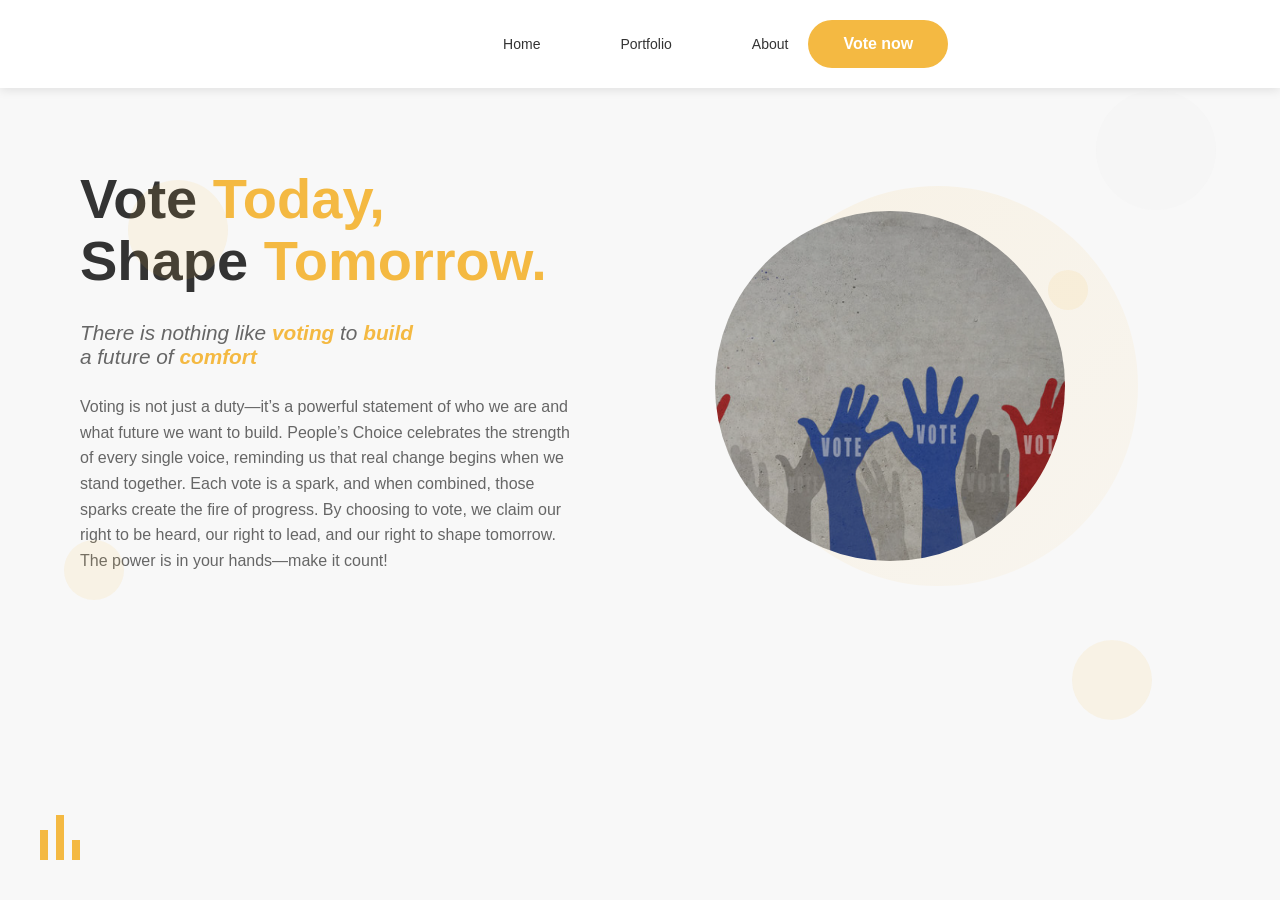
<file: index.html>
<!DOCTYPE html>
<html lang="en">
<head>
    <meta charset="UTF-8">
    <meta name="viewport" content="width=device-width, initial-scale=1.0">
    <title>People’s choice</title>
    <style>
           * {
            margin: 0;
            padding: 0;
            box-sizing: border-box;
        }

        body {
            font-family: -apple-system, BlinkMacSystemFont, 'Segoe UI', Roboto, Oxygen, Ubuntu, Cantarell, sans-serif;
        }

        .navbar {
            background: linear-gradient(135deg, rgb(252, 221, 82), rgb(244, 185, 66));
            padding: 12px 24px;
            box-shadow: 0 2px 10px rgba(0, 0, 0, 0.1);
        }

        .nav-container {
            max-width: 1200px;
            margin: 0 auto;
            display: flex;
            align-items: center;
            justify-content: space-between;
        }

        .logo {
            display: flex;
            align-items: center;
            gap: 8px;
        }

        .logo-icon {
            width: 8px;
            height: 8px;
            background: white;
            border-radius: 2px;
        }

        .logo-text {
            color: white;
            font-size: 18px;
            font-weight: 600;
        }

        .nav-links {
            display: flex;
            list-style: none;
            gap: 32px;
        }

        .nav-links a {
            color: white;
            text-decoration: none;
            font-weight: 500;
            font-size: 14px;
            transition: color 0.2s ease;
        }

        .nav-links a:hover {
            color: #ffeeee;
        }

        .cta-button {
            background: rgb(244, 185, 66)d73502;
            color: white;
            padding: 10px 20px;
            border: 1px solid rgba(255, 255, 255, 0.2);
            border-radius: 6px;
            text-decoration: none;
            font-weight: 500;
            font-size: 14px;
            transition: all 0.2s ease;
        }

        .cta-button:hover {
            background: rgb(244, 185, 66);
            transform: translateY(-1px);
        }

        .mobile-menu {
            display: none;
            background: none;
            border: none;
            color: white;
            cursor: pointer;
        }

        @media (max-width: 768px) {
            .nav-links {
                display: none;
            }
            
            .mobile-menu {
                display: block;
            }
        }
        * {
            margin: 0;
            padding: 0;
            box-sizing: border-box;
        }

        body {
            font-family: -apple-system, BlinkMacSystemFont, 'Segoe UI', Roboto, Oxygen, Ubuntu, Cantarell, sans-serif;
            background: #f8f8f8;
            color: #333;
            overflow-x: hidden;
        }

        .navbar {
            display: flex;
            justify-content: space-between;
            align-items: center;
            padding: 20px 40px;
            background: white;
            box-shadow: 0 2px 10px rgba(0, 0, 0, 0.1);
        }

        .nav-links {
            display: flex;
            gap: 40px;
            list-style: none;
        }

        .nav-links a {
            text-decoration: none;
            color: #333;
            font-weight: 500;
            padding: 8px 20px;
            border-radius: 20px;
            transition: all 0.3s ease;
        }

        .nav-links .active {
            background: #f4b942;
            color: white;
        }

        .social-icons {
            display: flex;
            gap: 15px;
        }

        .social-icon {
            width: 35px;
            height: 35px;
            border-radius: 50%;
            background: #333;
            display: flex;
            align-items: center;
            justify-content: center;
            color: white;
            text-decoration: none;
            font-size: 18px;
            transition: all 0.3s ease;
        }

        .social-icon:hover {
            background: #f4b942;
            transform: translateY(-2px);
        }

        .hero-section {
            display: flex;
            align-items: center;
            justify-content: space-between;
            padding: 80px 40px;
            max-width: 1200px;
            margin: 0 auto;
            position: relative;
        }

        .hero-content {
            flex: 1;
            max-width: 500px;
        }

        .hero-title {
            font-size: 3.5rem;
            font-weight: 700;
            line-height: 1.1;
            margin-bottom: 30px;
        }

        .hero-title .highlight {
            color: #f4b942;
        }

        .hero-subtitle {
            font-size: 1.3rem;
            font-style: italic;
            margin-bottom: 25px;
            color: #666;
        }

        .hero-subtitle .highlight {
            color: #f4b942;
            font-weight: 600;
        }

        .hero-description {
            color: #666;
            line-height: 1.6;
            margin-bottom: 30px;
            font-size: 1rem;
        }

        .cta-button {
            background: #f4b942;
            color: white;
            padding: 15px 35px;
            border: none;
            border-radius: 25px;
            font-weight: 600;
            font-size: 16px;
            text-decoration: none;
            display: inline-block;
            transition: all 0.3s ease;
        }

        .cta-button:hover {
            background: #e6a82f;
            transform: translateY(-2px);
            box-shadow: 0 8px 25px rgba(244, 185, 66, 0.3);
        }

        .hero-image {
            flex: 1;
            display: flex;
            justify-content: center;
            align-items: center;
            position: relative;
        }

        .main-image {
            width: 350px;
            height: 350px;
            border-radius: 50%;
            object-fit: cover;
            z-index: 2;
            position: relative;
        }

        .decorative-circles {
            position: absolute;
            top: 0;
            left: 0;
            right: 0;
            bottom: 0;
            pointer-events: none;
        }

        .circle {
            position: absolute;
            border-radius: 50%;
            opacity: 0.1;
        }

        .circle-1 {
            width: 100px;
            height: 100px;
            background: #f4b942;
            top: 20%;
            left: 10%;
        }

        .circle-2 {
            width: 60px;
            height: 60px;
            background: #f4b942;
            top: 60%;
            left: 5%;
        }

        .circle-3 {
            width: 40px;
            height: 40px;
            background: #f4b942;
            top: 30%;
            right: 15%;
        }

        .circle-4 {
            width: 80px;
            height: 80px;
            background: #f4b942;
            bottom: 20%;
            right: 10%;
        }

        .circle-5 {
            width: 120px;
            height: 120px;
            background: #ddd;
            top: 10%;
            right: 5%;
        }

        .hero-bg-shape {
            position: absolute;
            width: 400px;
            height: 400px;
            background: linear-gradient(135deg, rgba(244, 185, 66, 0.1), rgba(244, 185, 66, 0.05));
            border-radius: 50%;
            top: 50%;
            right: 10%;
            transform: translateY(-50%);
            z-index: 1;
        }

        .brand-elements {
            position: absolute;
            bottom: 40px;
            left: 40px;
        }

        .brand-bars {
            display: flex;
            gap: 8px;
            align-items: flex-end;
        }

        .bar {
            width: 8px;
            background: rgb(244, 185, 66);
        }

        .bar-1 { height: 30px; }
        .bar-2 { height: 45px; }
        .bar-3 { height: 20px; }

        @media (max-width: 768px) {
            .navbar {
                padding: 15px 20px;
                flex-direction: column;
                gap: 20px;
            }

            .nav-links {
                gap: 20px;
            }

            .hero-section {
                flex-direction: column;
                text-align: center;
                padding: 40px 20px;
            }

            .hero-title {
                font-size: 2.5rem;
            }

            .hero-subtitle {
                font-size: 1.1rem;
            }

            .main-image {
                width: 280px;
                height: 280px;
                margin-top: 40px;
            }

            .brand-elements {
                position: static;
                margin-top: 40px;
                display: flex;
                justify-content: center;
            }
        }
    </style>
</head>
<body>
    <!-- Navigation -->
    <nav class="navbar">
        <div class="nav-container">
            <!-- Logo -->
            <div class="logo">
                <div class="logo-icon"></div>
                <span class="logo-text">People’s choice</span>
            </div>

            <!-- Navigation Links -->
            <ul class="nav-links">
                <li><a href="index.html">Home</a></li>
                <li><a href="portfolio.html">Portfolio</a></li>
                <li><a href="about.html">About</a></li>
            </ul>

            <!-- CTA Button -->
            <a href="ELECTION PROJECT.html" class="cta-button">Vote now</a>

            <!-- Mobile Menu Button -->
            <button class="mobile-menu">
                <svg width="24" height="24" fill="none" stroke="currentColor" viewBox="0 0 24 24">
                    <path stroke-linecap="round" stroke-linejoin="round" stroke-width="2" d="M4 6h16M4 12h16M4 18h16"></path>
                </svg>
            </button>
        </div>
    </nav>

    

    <!-- Hero Section -->
    <section class="hero-section">
        <div class="hero-content">
            <h1 class="hero-title">Vote  <span class="highlight">Today, </span><br>Shape <span class="highlight">Tomorrow.</span></h1>
            <p class="hero-subtitle">There is nothing like <span class="highlight">voting</span> to <span class="highlight">build</span><br>a future of <span class="highlight">comfort</span></p>
            <p class="hero-description">Voting is not just a duty—it’s a powerful statement of who we are and what future we want to build. People’s Choice celebrates the strength of every single voice, reminding us that real change begins when we stand together. Each vote is a spark, and when combined, those sparks create the fire of progress. By choosing to vote, we claim our right to be heard, our right to lead, and our right to shape tomorrow. The power is in your hands—make it count!</p>
        </div>
        
        <div class="hero-image">
            <div class="hero-bg-shape"></div>
            <img src="voo.png" alt="Hands of people voting." class="main-image">
        </div>
    </section>

    <!-- Decorative Elements -->
    <div class="decorative-circles">
        <div class="circle circle-1"></div>
        <div class="circle circle-2"></div>
        <div class="circle circle-3"></div>
        <div class="circle circle-4"></div>
        <div class="circle circle-5"></div>
    </div>

    <!-- Brand Elements -->
    <div class="brand-elements">
        <div class="brand-bars">
            <div class="bar bar-1"></div>
            <div class="bar bar-2"></div>
            <div class="bar bar-3"></div>
        </div>
    </div>
</body>
</html>
</file>
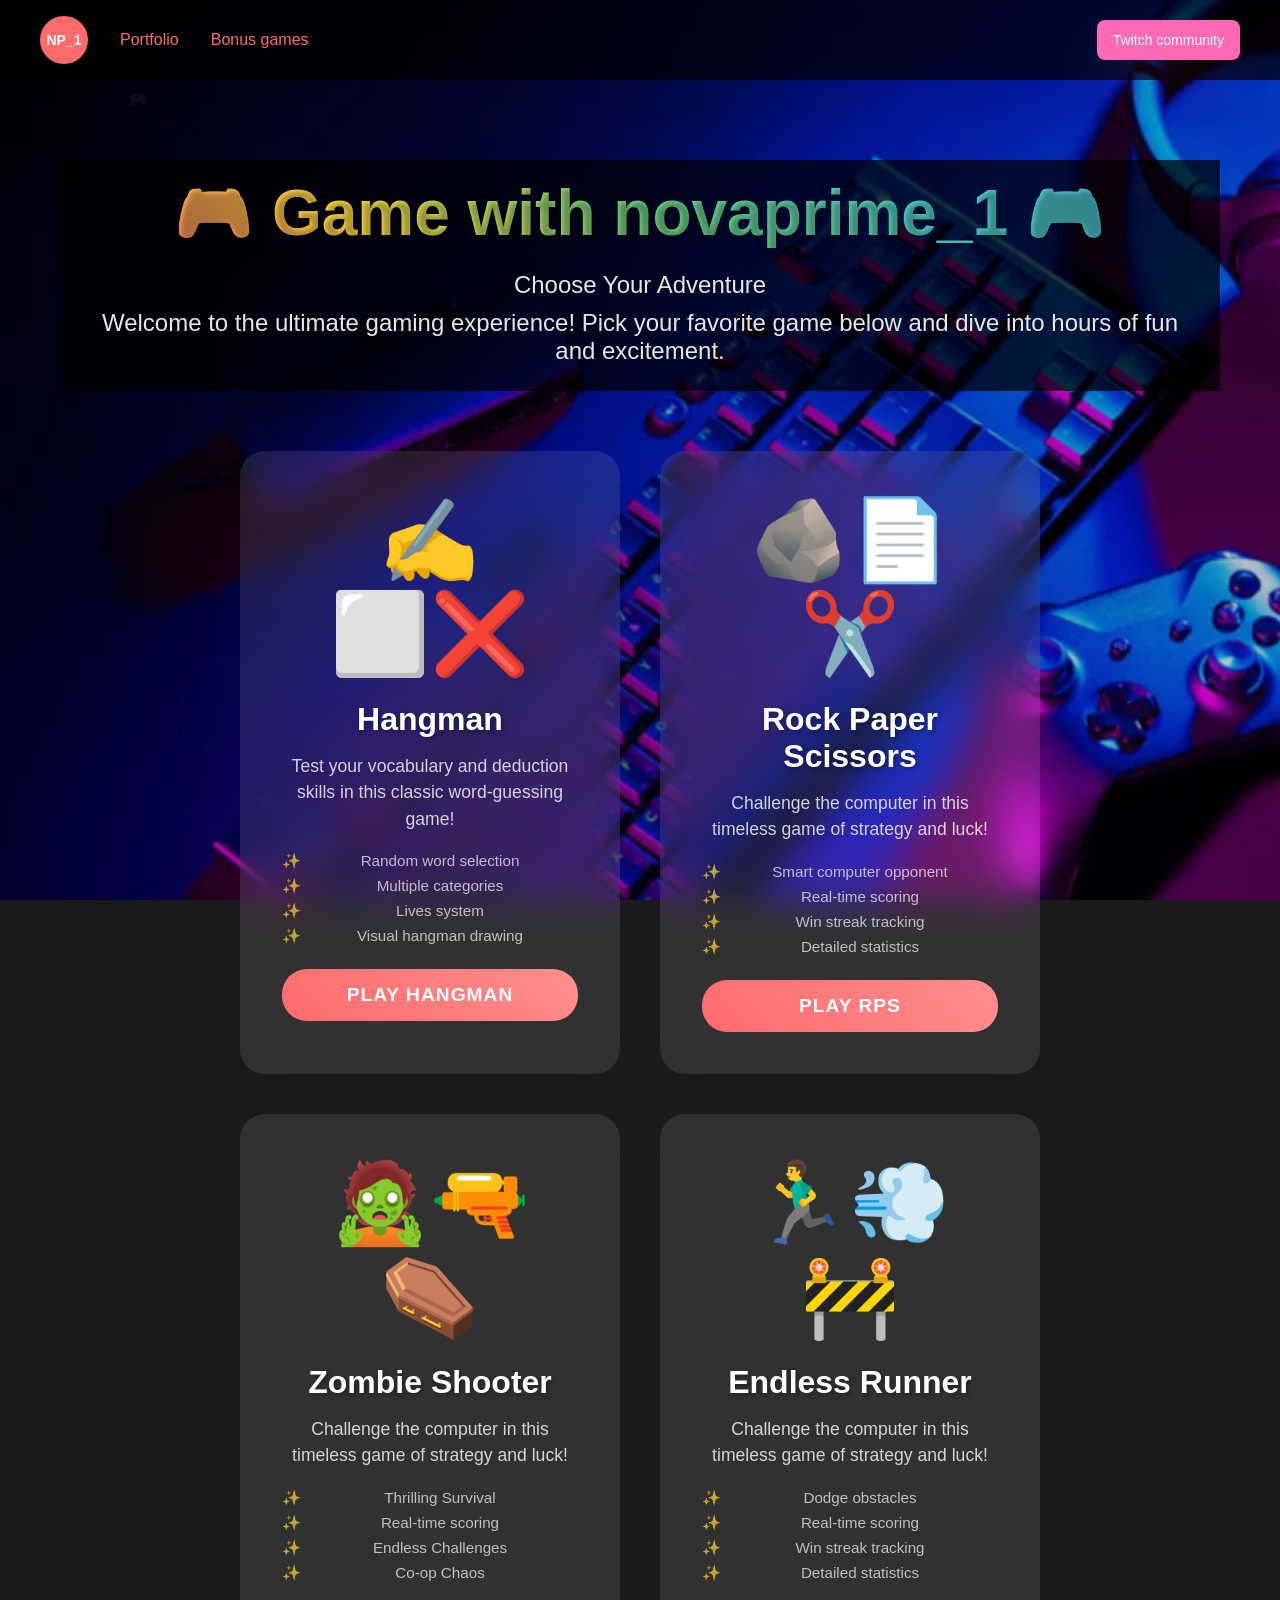
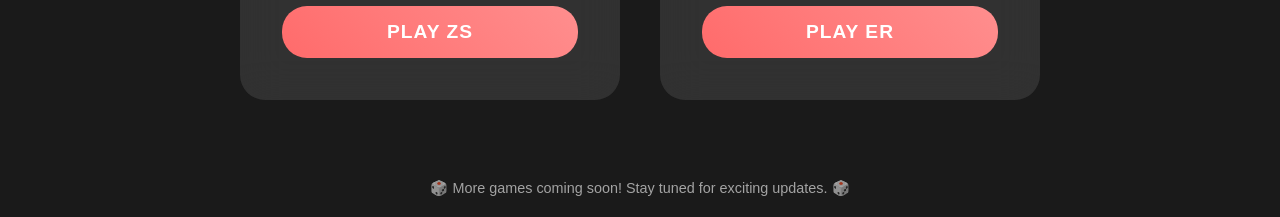
<file: add/games/index.html>
<!DOCTYPE html>
<html lang="en">
<head>
    <meta charset="UTF-8">
    <meta name="viewport" content="width=device-width, initial-scale=1.0">
    <title>Game with novaprime_1 - Choose Your Adventure</title>
    <style>
        :root {
            --primary: #ff6b6b;
            --primary-foreground: #ffffff;
            --accent-pink: #ff69b4;
        }

        * {
            margin: 0;
            padding: 0;
            box-sizing: border-box;
        }

        body {
            background: #1a1a1a; /* Temporary fallback */
            font-family: 'Arial', sans-serif;
            min-height: 100vh;
            overflow-x: hidden;
            position: relative;
        }

        .header {
            position: relative;
            top: 0;
            left: 0;
            right: 0;
            z-index: 100;
            padding: 1rem 1.5rem;
            background: rgba(0, 0, 0, 0.7);
        }

        .nav {
            display: flex;
            align-items: center;
            justify-content: space-between;
            max-width: 1200px;
            margin: 0 auto;
        }

        .nav-left {
            display: flex;
            align-items: center;
            gap: 2rem;
        }

        .logo {
            width: 3rem;
            height: 3rem;
            border-radius: 50%;
            background-color: var(--primary);
            display: flex;
            align-items: center;
            justify-content: center;
            color: var(--primary-foreground);
            font-weight: bold;
            font-size: 0.875rem;
        }

        .nav-links {
            display: none;
            align-items: center;
            gap: 2rem;
        }

        .nav-link {
            color: var(--primary);
            font-weight: 500;
            text-decoration: none;
            transition: color 0.3s ease;
        }

        .nav-link:hover {
            color: var(--accent-pink);
        }

        .mobile-menu {
            display: block;
            background: transparent;
            border: 2px solid var(--primary);
            border-radius: 0.5rem;
            padding: 0.5rem;
            color: var(--primary);
            cursor: pointer;
            font-size: 1rem;
        }

        @media (min-width: 768px) {
            .nav-links {
                display: flex;
            }
            .mobile-menu {
                display: none;
            }
        }

        <!--llllllll-->
        * {
            margin: 0;
            padding: 0;
            box-sizing: border-box;
        }

        body {
            background-image: url(concole.png);
            background-size: cover;
            background-repeat: no-repeat;
            background-position: center;
            background-attachment: fixed;
            font-family: 'Arial', sans-serif;
            /*background: white;*/
            min-height: 100vh;
            overflow-x: hidden;
            position: relative;
        }

        /* Animated background elements */
        .bg-animation {
            position: fixed;
            top: 0;
            left: 0;
            width: 100%;
            height: 100%;
            pointer-events: none;
            z-index: -1;
        }

        .floating-shape {
            position: absolute;
            opacity: 0.1;
            animation: float 6s ease-in-out infinite;
        }

        .floating-shape:nth-child(1) {
            top: 10%;
            left: 10%;
            animation-delay: 0s;
        }

        .floating-shape:nth-child(2) {
            top: 20%;
            right: 10%;
            animation-delay: 2s;
        }

        .floating-shape:nth-child(3) {
            bottom: 10%;
            left: 20%;
            animation-delay: 4s;
        }

        .floating-shape:nth-child(4) {
            bottom: 20%;
            right: 20%;
            animation-delay: 1s;
        }

        @keyframes float {
            0%, 100% { transform: translateY(0px) rotate(0deg); }
            50% { transform: translateY(-20px) rotate(180deg); }
        }

        .container {
            max-width: 1200px;
            margin: 0 auto;
            padding: 20px;
            min-height: 100vh;
            display: flex;
            flex-direction: column;
            justify-content: center;
            align-items: center;
        }

        .header {
            text-align: center;
            margin-bottom: 60px;
            animation: fadeInDown 1s ease-out;
        }

        .main-title {
            font-size: 4em;
            font-weight: bold;
            background: linear-gradient(45deg, #ff6b6b, #ffd93d, #6bcf7f, #4ecdc4, #45b7d1);
            -webkit-background-clip: text;
            -webkit-text-fill-color: transparent;
            background-clip: text;
            text-shadow: 2px 2px 4px rgba(0, 0, 0, 0.3);
            margin-bottom: 20px;
            animation: pulse 2s infinite;
        }

        .subtitle {
            font-size: 1.5em;
            color: rgba(255, 255, 255, 0.9);
            text-shadow: 1px 1px 2px rgba(0, 0, 0, 0.3);
            margin-bottom: 10px;
        }

        .description {
            font-size: 1.1em;
            color: rgba(255, 255, 255, 0.8);
            max-width: 600px;
            line-height: 1.6;
        }

        .games-grid {
            display: grid;
            grid-template-columns: repeat(auto-fit, minmax(350px, 1fr));
            gap: 40px;
            width: 100%;
            max-width: 800px;
            margin-bottom: 40px;
        }

        .game-card {
            background: rgba(255, 255, 255, 0.1);
            backdrop-filter: blur(20px);
            border-radius: 25px;
            padding: 40px;
            text-align: center;
            cursor: pointer;
            transition: all 0.4s ease;
            position: relative;
            overflow: hidden;
            border: 2px solid transparent;
            animation: fadeInUp 1s ease-out;
        }

        .game-card:nth-child(2) {
            animation-delay: 0.3s;
        }

        .game-card::before {
            content: '';
            position: absolute;
            top: -50%;
            left: -50%;
            width: 200%;
            height: 200%;
            background: linear-gradient(45deg, transparent, rgba(255, 255, 255, 0.1), transparent);
            transform: rotate(45deg);
            transition: all 0.5s;
            opacity: 0;
        }

        .game-card:hover::before {
            animation: shimmer 1.5s infinite;
            opacity: 1;
        }

        .game-card:hover {
            transform: translateY(-10px) scale(1.05);
            border-color: rgba(255, 255, 255, 0.3);
            box-shadow: 0 20px 40px rgba(0, 0, 0, 0.3);
        }

        .game-card:active {
            transform: translateY(-5px) scale(1.02);
        }

        .game-icon {
            font-size: 5em;
            margin-bottom: 20px;
            display: block;
            animation: bounce 2s infinite;
        }

        .game-card:nth-child(2) .game-icon {
            animation-delay: 0.5s;
        }

        .game-title {
            font-size: 2em;
            font-weight: bold;
            color: white;
            margin-bottom: 15px;
            text-shadow: 2px 2px 4px rgba(0, 0, 0, 0.3);
        }

        .game-description {
            font-size: 1.1em;
            color: rgba(255, 255, 255, 0.8);
            margin-bottom: 20px;
            line-height: 1.5;
        }

        .game-features {
            list-style: none;
            margin-bottom: 25px;
        }

        .game-features li {
            font-size: 0.95em;
            color: rgba(255, 255, 255, 0.7);
            margin-bottom: 8px;
            padding-left: 20px;
            position: relative;
        }

        .game-features li::before {
            content: '✨';
            position: absolute;
            left: 0;
        }

        .play-btn {
            background: linear-gradient(45deg, #ff6b6b, #ff8e8e);
            color: white;
            border: none;
            padding: 15px 30px;
            font-size: 1.2em;
            border-radius: 25px;
            cursor: pointer;
            transition: all 0.3s ease;
            text-transform: uppercase;
            font-weight: bold;
            letter-spacing: 1px;
            width: 100%;
            position: relative;
            overflow: hidden;
        }

        .play-btn::before {
            content: '';
            position: absolute;
            top: 0;
            left: -100%;
            width: 100%;
            height: 100%;
            background: linear-gradient(90deg, transparent, rgba(255, 255, 255, 0.2), transparent);
            transition: left 0.5s;
        }

        .play-btn:hover::before {
            left: 100%;
        }

        .play-btn:hover {
            transform: translateY(-2px);
            box-shadow: 0 10px 20px rgba(255, 107, 107, 0.4);
        }

        .footer {
            text-align: center;
            color: rgba(255, 255, 255, 0.6);
            font-size: 0.9em;
            margin-top: 40px;
            animation: fadeIn 2s ease-out;
        }

        /* Animations */
        @keyframes fadeInDown {
            from {
                opacity: 0;
                transform: translateY(-30px);
            }
            to {
                opacity: 1;
                transform: translateY(0);
            }
        }

        @keyframes fadeInUp {
            from {
                opacity: 0;
                transform: translateY(30px);
            }
            to {
                opacity: 1;
                transform: translateY(0);
            }
        }

        @keyframes fadeIn {
            from { opacity: 0; }
            to { opacity: 1; }
        }

        @keyframes pulse {
            0%, 100% { transform: scale(1); }
            50% { transform: scale(1.05); }
        }

        @keyframes bounce {
            0%, 20%, 50%, 80%, 100% { transform: translateY(0); }
            40% { transform: translateY(-10px); }
            60% { transform: translateY(-5px); }
        }

        @keyframes shimmer {
            0% { transform: translateX(-100%) translateY(-100%) rotate(45deg); }
            100% { transform: translateX(100%) translateY(100%) rotate(45deg); }
        }

        /* Responsive design */
        @media (max-width: 768px) {
            .main-title {
                font-size: 2.5em;
            }
            
            .subtitle {
                font-size: 1.2em;
            }
            
            .games-grid {
                grid-template-columns: 1fr;
                gap: 30px;
            }
            
            .game-card {
                padding: 30px 20px;
            }
            
            .game-icon {
                font-size: 4em;
            }
            
            .game-title {
                font-size: 1.8em;
            }
        }

        /* Game modal styles */
        .game-modal {
            display: none;
            position: fixed;
            top: 0;
            left: 0;
            width: 100%;
            height: 100%;
            background: rgba(0, 0, 0, 0.8);
            z-index: 1000;
            backdrop-filter: blur(10px);
        }

        .game-modal.active {
            display: flex;
            justify-content: center;
            align-items: center;
        }

        .modal-content {
            background: white;
            border-radius: 20px;
            padding: 30px;
            max-width: 500px;
            width: 90%;
            text-align: center;
            color: #333;
            position: relative;
            animation: modalSlideIn 0.5s ease-out;
        }

        .close-btn {
            position: absolute;
            top: 15px;
            right: 20px;
            font-size: 2em;
            cursor: pointer;
            color: #666;
            transition: color 0.3s;
        }

        .close-btn:hover {
            color: #ff6b6b;
        }

        @keyframes modalSlideIn {
            from {
                opacity: 0;
                transform: translateY(-50px) scale(0.8);
            }
            to {
                opacity: 1;
                transform: translateY(0) scale(1);
            }
        }
        .btn {
    display: inline-flex;
    align-items: center;
    justify-content: center;
    border-radius: 0.5rem;
    font-weight: 500;
    transition: all 0.3s ease;
    cursor: pointer;
    border: none;
    text-decoration: none;
    font-size: 0.875rem;
    padding: 0.5rem 1rem;
    height: 2.5rem;
}

.btn-creative {
    background: var(--accent-pink);
    color: white;
    box-shadow: 0 25px 50px -12px hsla(320, 85%, 60%, 0.25);
}
    </style>
</head>
<header class="header">
    <nav class="nav">
        <!-- Logo -->
        <div class="nav-left">
            <div class="logo">
                <span>NP_1</span>
            </div>
            
            <!-- Navigation Links -->
            <div class="nav-links">
                <!--<a href="#" class="nav-link">Games streamed</a>-->
                <a href="C:\Users\clark\OneDrive\Desktop\Final project\add\index.html" class="nav-link">Portfolio</a>
                <a href="games/index.html" class="nav-link">Bonus games</a>
            </div>
        </div>

        <!-- Mobile Menu Button -->
        <button class="mobile-menu">
            <span class="menu-icon">☰</span>
        </button>

        <!-- Desktop CTA -->
        <div class="nav-cta">
            <a href="https://www.twitch.tv/novaprime_1"><button class="btn btn-creative">Twitch community</button></a>
        </div>
    </nav>
</header>
<body>
    <div class="bg-animation">
        <div class="floating-shape">🎮</div>
        <div class="floating-shape">🎯</div>
        <div class="floating-shape">⭐</div>
        <div class="floating-shape">🚀</div>
    </div>

    <div class="container">
        <div class="header">
            <h1 class="main-title">🎮 Game with novaprime_1 🎮</h1>
            <p class="subtitle">Choose Your Adventure</p>
            <p class="subtitle">
                Welcome to the ultimate gaming experience! Pick your favorite game below and dive into hours of fun and excitement.
            </p>
        </div>

        <div class="games-grid">
            <div class="game-card" onclick="selectGame('hangman')">
                <span class="game-icon">✍️⬜❌</span>
                <h2 class="game-title">Hangman</h2>
                <p class="game-description">
                    Test your vocabulary and deduction skills in this classic word-guessing game!
                </p>
                <ul class="game-features">
                    <li>Random word selection</li>
                    <li>Multiple categories</li>
                    <li>Lives system</li>
                    <li>Visual hangman drawing</li>
                </ul>
                <a href="game1.html"><button class="play-btn">Play Hangman</button></a>
            </div>

            <div class="game-card" onclick="selectGame('rps')">
                <span class="game-icon">🪨📄✂️</span>
                <h2 class="game-title">Rock Paper Scissors</h2>
                <p class="game-description">
                    Challenge the computer in this timeless game of strategy and luck!
                </p>
                <ul class="game-features">
                    <li>Smart computer opponent</li>
                    <li>Real-time scoring</li>
                    <li>Win streak tracking</li>
                    <li>Detailed statistics</li>
                </ul>
                <a href="game2.html"><button class="play-btn">Play RPS</button></a>
            </div>

            <div class="game-card" onclick="selectGame('rps')">
                <span class="game-icon">🧟🔫⚰️</span>
                <h2 class="game-title">Zombie Shooter</h2>
                <p class="game-description">
                    Challenge the computer in this timeless game of strategy and luck!
                </p>
                <ul class="game-features">
                    <li>Thrilling Survival</li>
                    <li>Real-time scoring</li>
                    <li>Endless Challenges</li>
                    <li>Co-op Chaos</li>
                </ul>
                <a href="game3.html"><button class="play-btn">Play ZS</button></a>
            </div>

            <div class="game-card" onclick="selectGame('rps')">
                <span class="game-icon">🏃‍♂️💨🚧</span>
                <h2 class="game-title">Endless Runner</h2>
                <p class="game-description">
                    Challenge the computer in this timeless game of strategy and luck!
                </p>
                <ul class="game-features">
                    <li>Dodge obstacles</li>
                    <li>Real-time scoring</li>
                    <li>Win streak tracking</li>
                    <li>Detailed statistics</li>
                </ul>
                <a href="game4.html"><button class="play-btn">Play ER</button></a>
            </div>
        </div>

        <div class="footer">
            <p>🎲 More games coming soon! Stay tuned for exciting updates. 🎲</p>
        </div>
    </div>

    <!-- Game Modal -->
    <div class="game-modal" id="gameModal">
        <div class="modal-content">
            <span class="close-btn" onclick="closeModal()">&times;</span>
            <h2 id="modalTitle">Loading Game...</h2>
            <p id="modalDescription">Please wait while we prepare your game experience.</p>
            <div style="margin: 20px 0;">
                <div style="display: inline-block; animation: bounce 1s infinite;">🎮</div>
            </div>
        </div>
    </div>

    <script>
        // Store game data
        const games = {
            hangman: {
                title: "🎯 Hangman Game",
                description: "Get ready to test your word skills! The game is loading...",
                // In a real implementation, you would have the actual game code here
                // For now, we'll simulate loading
                html: `<!-- Hangman game would be embedded here -->`
            },
            rps: {
                title: "🪨📄✂️ Rock Paper Scissors",
                description: "Prepare for battle! Choose your weapon wisely...",
                // In a real implementation, you would have the actual game code here
                html: `<!-- Rock Paper Scissors game would be embedded here -->`
            }
        };

        function selectGame(gameType) {
            const modal = document.getElementById('gameModal');
            const modalTitle = document.getElementById('modalTitle');
            const modalDescription = document.getElementById('modalDescription');
            
            // Show modal with loading state
            modal.classList.add('active');
            modalTitle.textContent = games[gameType].title;
            modalDescription.textContent = games[gameType].description;
            
            // Simulate game loading (in real app, this would redirect or embed the game)
            setTimeout(() => {
                if (gameType === 'hangman') {
                    // In a real implementation, you would navigate to the hangman game
                    // For demonstration, we'll show a message
                    modalDescription.innerHTML = `
                        <p>🎯 Hangman game is ready to play!</p>
                        <p><strong>Features:</strong></p>
                        <ul style="text-align: left; margin: 15px 0;">
                            <li>✨ Random word selection from multiple categories</li>
                            <li>🎨 Visual hangman drawing that progresses</li>
                            <li>❤️ Lives system with 6 chances</li>
                            <li>🏆 Win/lose animations and effects</li>
                        </ul>
                        <p><em>In a real implementation, the game would load here or in a new tab.</em></p>
                    `;
                } else if (gameType === 'rps') {
                    // In a real implementation, you would navigate to the RPS game
                    modalDescription.innerHTML = `
                        <p>🪨📄✂️ Rock Paper Scissors is ready!</p>
                        <p><strong>Features:</strong></p>
                        <ul style="text-align: left; margin: 15px 0;">
                            <li>🤖 Smart computer opponent</li>
                            <li>📊 Real-time scoring and statistics</li>
                            <li>🔥 Win streak tracking</li>
                            <li>🎨 Beautiful animations and effects</li>
                        </ul>
                        <p><em>In a real implementation, the game would load here or in a new tab.</em></p>
                    `;
                }
            }, 1500);
        }

        function closeModal() {
            const modal = document.getElementById('gameModal');
            modal.classList.remove('active');
        }

        // Close modal when clicking outside
        window.onclick = function(event) {
            const modal = document.getElementById('gameModal');
            if (event.target === modal) {
                closeModal();
            }
        }

        // Add keyboard navigation
        document.addEventListener('keydown', function(event) {
            if (event.key === 'Escape') {
                closeModal();
            }
        });

        // Add some interactive effects
        document.querySelectorAll('.game-card').forEach(card => {
            card.addEventListener('mouseenter', function() {
                this.style.transform = 'translateY(-10px) scale(1.05)';
            });
            
            card.addEventListener('mouseleave', function() {
                this.style.transform = 'translateY(0) scale(1)';
            });
        });

        // Animate elements on scroll (if page becomes longer)
        const observerOptions = {
            threshold: 0.1,
            rootMargin: '0px 0px -50px 0px'
        };

        const observer = new IntersectionObserver((entries) => {
            entries.forEach(entry => {
                if (entry.isIntersecting) {
                    entry.target.style.animation = 'fadeInUp 1s ease-out';
                }
            });
        }, observerOptions);

        document.querySelectorAll('.game-card').forEach(card => {
            observer.observe(card);
        });
    </script>
</body>
</html>
</file>
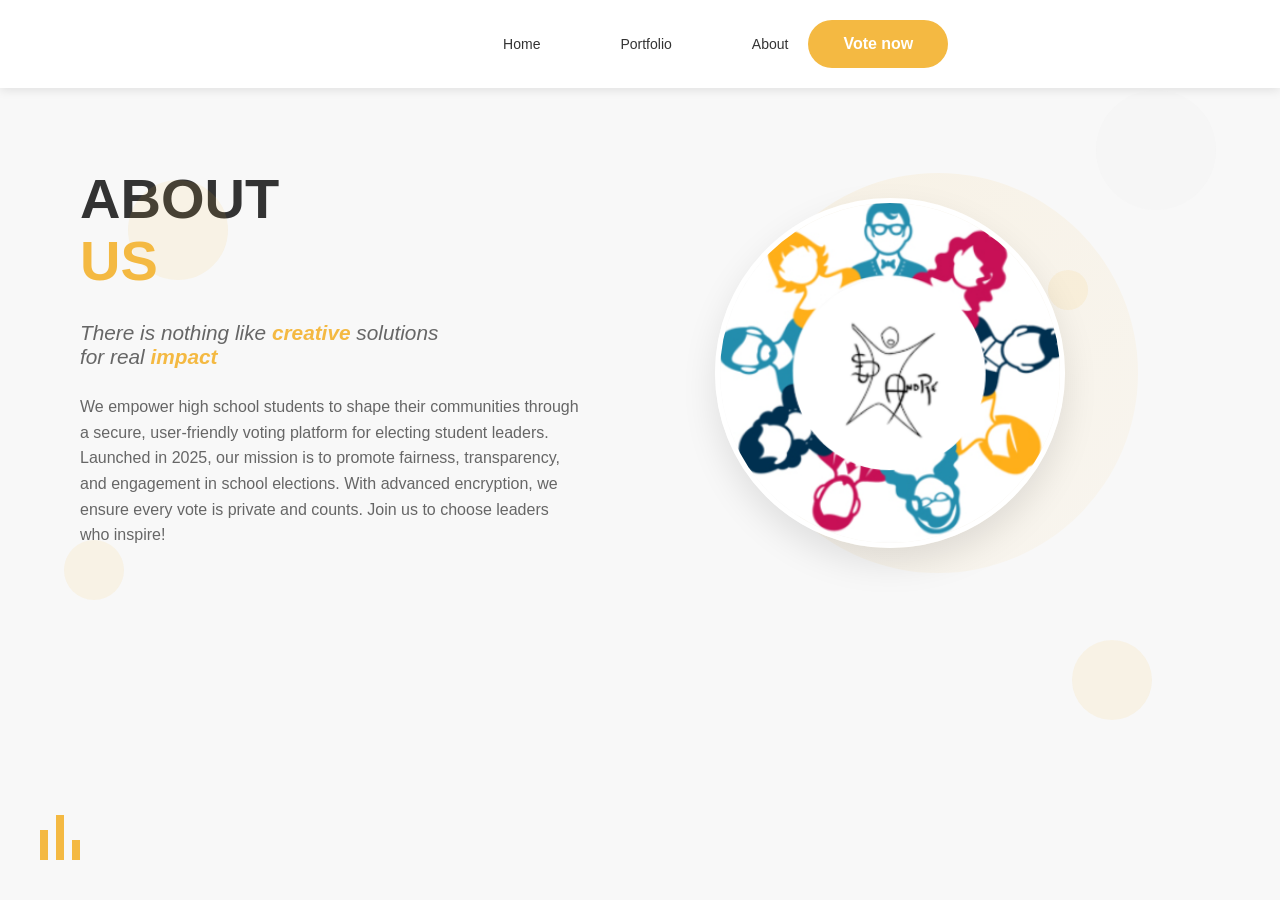
<file: about.html>
<!DOCTYPE html>
<html lang="en">
<head>
    <meta charset="UTF-8">
    <meta name="viewport" content="width=device-width, initial-scale=1.0">
    <title>About us</title>
    <style>
           * {
            margin: 0;
            padding: 0;
            box-sizing: border-box;
        }

        body {
            font-family: -apple-system, BlinkMacSystemFont, 'Segoe UI', Roboto, Oxygen, Ubuntu, Cantarell, sans-serif;
        }

        .navbar {
            background: linear-gradient(135deg, rgb(252, 221, 82), rgb(244, 185, 66));
            padding: 12px 24px;
            box-shadow: 0 2px 10px rgba(0, 0, 0, 0.1);
        }

        .nav-container {
            max-width: 1200px;
            margin: 0 auto;
            display: flex;
            align-items: center;
            justify-content: space-between;
        }

        .logo {
            display: flex;
            align-items: center;
            gap: 8px;
        }

        .logo-icon {
            width: 8px;
            height: 8px;
            background: white;
            border-radius: 2px;
        }

        .logo-text {
            color: white;
            font-size: 18px;
            font-weight: 600;
        }

        .nav-links {
            display: flex;
            list-style: none;
            gap: 32px;
        }

        .nav-links a {
            color: white;
            text-decoration: none;
            font-weight: 500;
            font-size: 14px;
            transition: color 0.2s ease;
        }

        .nav-links a:hover {
            color: #ffeeee;
        }

        .cta-button {
            background: rgb(244, 185, 66)d73502;
            color: white;
            padding: 10px 20px;
            border: 1px solid rgba(255, 255, 255, 0.2);
            border-radius: 6px;
            text-decoration: none;
            font-weight: 500;
            font-size: 14px;
            transition: all 0.2s ease;
        }

        .cta-button:hover {
            background: rgb(244, 185, 66);
            transform: translateY(-1px);
        }

        .mobile-menu {
            display: none;
            background: none;
            border: none;
            color: white;
            cursor: pointer;
        }

        @media (max-width: 768px) {
            .nav-links {
                display: none;
            }
            
            .mobile-menu {
                display: block;
            }
        }
        * {
            margin: 0;
            padding: 0;
            box-sizing: border-box;
        }

        body {
            font-family: -apple-system, BlinkMacSystemFont, 'Segoe UI', Roboto, Oxygen, Ubuntu, Cantarell, sans-serif;
            background: #f8f8f8;
            color: #333;
            overflow-x: hidden;
        }

        .navbar {
            display: flex;
            justify-content: space-between;
            align-items: center;
            padding: 20px 40px;
            background: white;
            box-shadow: 0 2px 10px rgba(0, 0, 0, 0.1);
        }

        .nav-links {
            display: flex;
            gap: 40px;
            list-style: none;
        }

        .nav-links a {
            text-decoration: none;
            color: #333;
            font-weight: 500;
            padding: 8px 20px;
            border-radius: 20px;
            transition: all 0.3s ease;
        }

        .nav-links .active {
            background: #f4b942;
            color: white;
        }

        .nav-links a:hover {
            background: #f4b942;
            color: white;
        }

        .social-icons {
            display: flex;
            gap: 15px;
        }

        .social-icon {
            width: 35px;
            height: 35px;
            border-radius: 50%;
            background: #333;
            display: flex;
            align-items: center;
            justify-content: center;
            color: white;
            text-decoration: none;
            font-size: 18px;
            transition: all 0.3s ease;
        }

        .social-icon:hover {
            background: #f4b942;
            transform: translateY(-2px);
        }

        .hero-section {
            display: flex;
            align-items: center;
            justify-content: space-between;
            padding: 80px 40px;
            max-width: 1200px;
            margin: 0 auto;
            position: relative;
        }

        .hero-content {
            flex: 1;
            max-width: 500px;
        }

        .hero-title {
            font-size: 3.5rem;
            font-weight: 700;
            line-height: 1.1;
            margin-bottom: 30px;
        }

        .hero-title .highlight {
            color: #f4b942;
        }

        .hero-subtitle {
            font-size: 1.3rem;
            font-style: italic;
            margin-bottom: 25px;
            color: #666;
        }

        .hero-subtitle .highlight {
            color: #f4b942;
            font-weight: 600;
        }

        .hero-description {
            color: #666;
            line-height: 1.6;
            margin-bottom: 30px;
            font-size: 1rem;
        }

        .cta-button {
            background: #f4b942;
            color: white;
            padding: 15px 35px;
            border: none;
            border-radius: 25px;
            font-weight: 600;
            font-size: 16px;
            text-decoration: none;
            display: inline-block;
            transition: all 0.3s ease;
        }

        .cta-button:hover {
            background: #e6a82f;
            transform: translateY(-2px);
            box-shadow: 0 8px 25px rgba(244, 185, 66, 0.3);
        }

        .hero-image {
            flex: 1;
            display: flex;
            justify-content: center;
            align-items: center;
            position: relative;
        }

        .main-image {
            width: 350px;
            height: 350px;
            border-radius: 50%;
            object-fit: cover;
            z-index: 2;
            position: relative;
            border: 5px solid white;
            box-shadow: 0 15px 35px rgba(0, 0, 0, 0.1);
        }

        .decorative-circles {
            position: absolute;
            top: 0;
            left: 0;
            right: 0;
            bottom: 0;
            pointer-events: none;
        }

        .circle {
            position: absolute;
            border-radius: 50%;
            opacity: 0.1;
        }

        .circle-1 {
            width: 100px;
            height: 100px;
            background: #f4b942;
            top: 20%;
            left: 10%;
        }

        .circle-2 {
            width: 60px;
            height: 60px;
            background: #f4b942;
            top: 60%;
            left: 5%;
        }

        .circle-3 {
            width: 40px;
            height: 40px;
            background: #f4b942;
            top: 30%;
            right: 15%;
        }

        .circle-4 {
            width: 80px;
            height: 80px;
            background: #f4b942;
            bottom: 20%;
            right: 10%;
        }

        .circle-5 {
            width: 120px;
            height: 120px;
            background: #ddd;
            top: 10%;
            right: 5%;
        }

        .hero-bg-shape {
            position: absolute;
            width: 400px;
            height: 400px;
            background: linear-gradient(135deg, rgba(244, 185, 66, 0.1), rgba(244, 185, 66, 0.05));
            border-radius: 50%;
            top: 50%;
            right: 10%;
            transform: translateY(-50%);
            z-index: 1;
        }

        .brand-elements {
            position: absolute;
            bottom: 40px;
            left: 40px;
        }

        .brand-bars {
            display: flex;
            gap: 8px;
            align-items: flex-end;
        }

        .bar {
            width: 8px;
            background: #f4b942;
        }

        .bar-1 { height: 30px; }
        .bar-2 { height: 45px; }
        .bar-3 { height: 20px; }

        .dots {
            position: absolute;
            pointer-events: none;
        }

        .dot {
            width: 8px;
            height: 8px;
            background: #f4b942;
            border-radius: 50%;
            position: absolute;
            opacity: 0.3;
        }

        .dot-1 { top: 15%; right: 25%; }
        .dot-2 { top: 25%; right: 20%; }
        .dot-3 { top: 35%; right: 30%; }
        .dot-4 { top: 45%; right: 18%; }
        .dot-5 { top: 55%; right: 28%; }
        .dot-6 { top: 65%; right: 22%; }

        @media (max-width: 768px) {
            .navbar {
                padding: 15px 20px;
                flex-direction: column;
                gap: 20px;
            }

            .nav-links {
                gap: 20px;
            }

            .hero-section {
                flex-direction: column;
                text-align: center;
                padding: 40px 20px;
            }

            .hero-title {
                font-size: 2.5rem;
            }

            .hero-subtitle {
                font-size: 1.1rem;
            }

            .main-image {
                width: 280px;
                height: 280px;
                margin-top: 40px;
            }

            .brand-elements {
                position: static;
                margin-top: 40px;
                display: flex;
                justify-content: center;
            }

            .dots {
                display: none;
            }
        }
    </style>
</head>
<body>
    <!-- Navigation -->
    <nav class="navbar">
        <div class="nav-container">
            <!-- Logo -->
            <div class="logo">
                <div class="logo-icon"></div>
                <span class="logo-text">People’s choice</span>
            </div>

            <!-- Navigation Links -->
            <ul class="nav-links">
                <li><a href="index.html">Home</a></li>
                <li><a href="portfolio.html">Portfolio</a></li>
                <li><a href="about.html">About</a></li>
            </ul>

            <!-- CTA Button -->
            <a href="ELECTION PROJECT.html" class="cta-button">Vote now</a>

            <!-- Mobile Menu Button -->
            <button class="mobile-menu">
                <svg width="24" height="24" fill="none" stroke="currentColor" viewBox="0 0 24 24">
                    <path stroke-linecap="round" stroke-linejoin="round" stroke-width="2" d="M4 6h16M4 12h16M4 18h16"></path>
                </svg>
            </button>
        </div>
    </nav>
    <!-- Hero Section -->
    <section class="hero-section">
        <div class="hero-content">
            <h1 class="hero-title">ABOUT <span class="highlight"><br>US</span></h1>
            <p class="hero-subtitle">There is nothing like <span class="highlight">creative</span> solutions<br>for real <span class="highlight">impact</span></p>
            <p class="hero-description">We empower high school students to shape their communities through a secure, user-friendly voting platform for electing student leaders. Launched in 2025, our mission is to promote fairness, transparency, and engagement in school elections. With advanced encryption, we ensure every vote is private and counts. Join us to choose leaders who inspire!</p>
        </div>
        
        <div class="hero-image">
            <div class="hero-bg-shape"></div>
            <img src="aboutus.png" alt="Creative Professional Portrait" class="main-image">
        </div>
    </section>

    <!-- Decorative Elements -->
    <div class="decorative-circles">
        <div class="circle circle-1"></div>
        <div class="circle circle-2"></div>
        <div class="circle circle-3"></div>
        <div class="circle circle-4"></div>
        <div class="circle circle-5"></div>
    </div>

    <!-- Decorative Dots -->
    <div class="dots">
        <div class="dot dot-1"></div>
        <div class="dot dot-2"></div>
        <div class="dot dot-3"></div>
        <div class="dot dot-4"></div>
        <div class="dot dot-5"></div>
        <div class="dot dot-6"></div>
    </div>

    <!-- Brand Elements -->
    <div class="brand-elements">
        <div class="brand-bars">
            <div class="bar bar-1"></div>
            <div class="bar bar-2"></div>
            <div class="bar bar-3"></div>
        </div>
    </div>
</body>
</html>
</file>
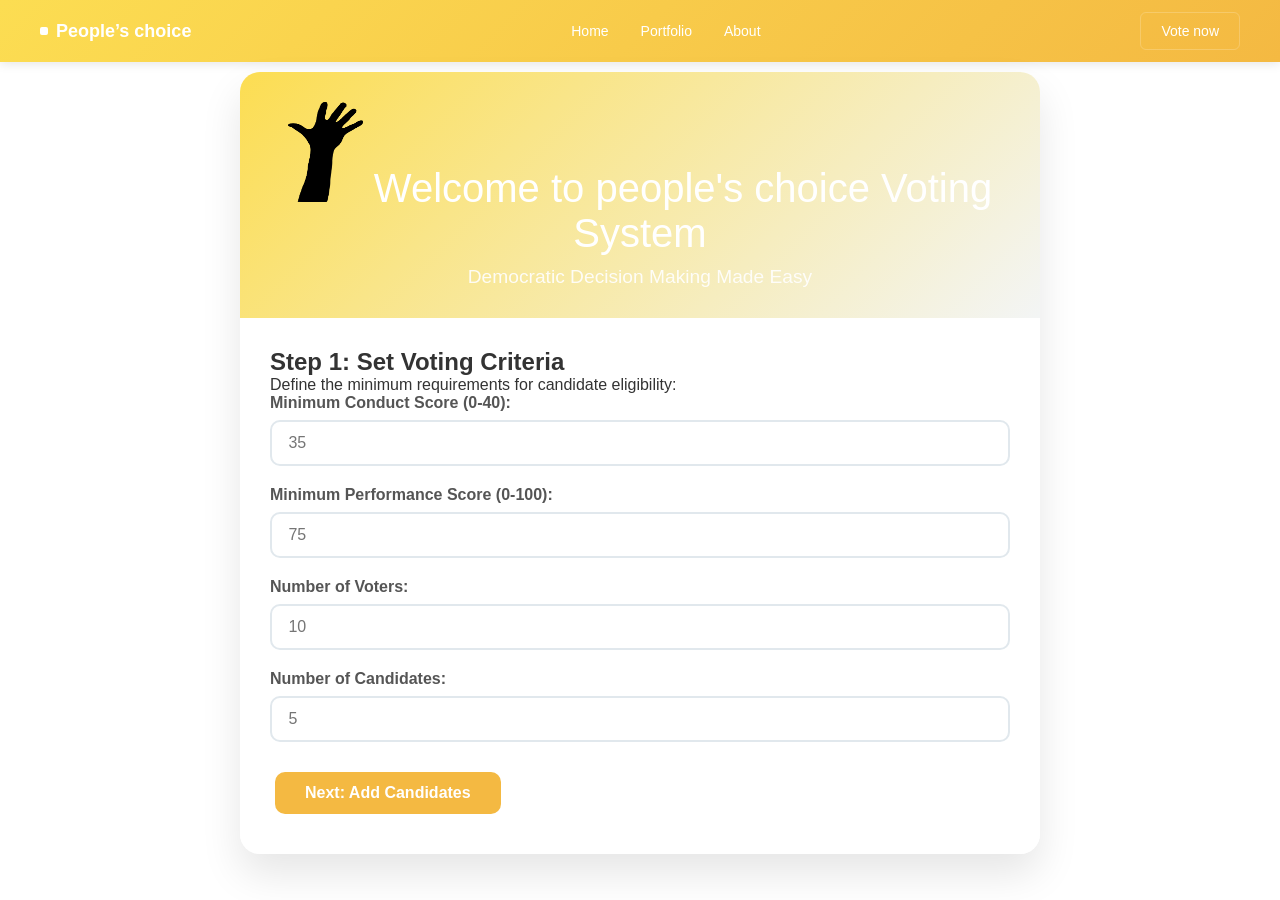
<file: ELECTION PROJECT.html>
<!DOCTYPE html>
<html lang="en">
<head>
    <meta charset="UTF-8">
    <meta name="viewport" content="width=device-width, initial-scale=1.0">
    <title> People's choice Voting System</title>
    <style>
        * {
            margin: 0;
            padding: 0;
            box-sizing: border-box;
        }

        body {
            font-family: -apple-system, BlinkMacSystemFont, 'Segoe UI', Roboto, Oxygen, Ubuntu, Cantarell, sans-serif;
        }

        .navbar {
            background: linear-gradient(135deg, rgb(252, 221, 82), rgb(244, 185, 66));
            padding: 12px 24px;
            box-shadow: 0 2px 10px rgba(0, 0, 0, 0.1);
        }

        .nav-container {
            max-width: 1200px;
            margin: 0 auto;
            display: flex;
            align-items: center;
            justify-content: space-between;
        }

        .logo {
            display: flex;
            align-items: center;
            gap: 8px;
        }

        .logo-icon {
            width: 8px;
            height: 8px;
            background: white;
            border-radius: 2px;
        }

        .logo-text {
            color: white;
            font-size: 18px;
            font-weight: 600;
        }

        .nav-links {
            display: flex;
            list-style: none;
            gap: 32px;
        }

        .nav-links a {
            color: white;
            text-decoration: none;
            font-weight: 500;
            font-size: 14px;
            transition: color 0.2s ease;
        }

        .nav-links a:hover {
            color: #ffeeee;
        }

        .cta-button {
            background: rgb(244, 185, 66)d73502;
            color: white;
            padding: 10px 20px;
            border: 1px solid rgba(255, 255, 255, 0.2);
            border-radius: 6px;
            text-decoration: none;
            font-weight: 500;
            font-size: 14px;
            transition: all 0.2s ease;
        }

        .cta-button:hover {
            background: rgb(244, 185, 66);
            transform: translateY(-1px);
        }

        .mobile-menu {
            display: none;
            background: none;
            border: none;
            color: white;
            cursor: pointer;
        }

        @media (max-width: 768px) {
            .nav-links {
                display: none;
            }
            
            .mobile-menu {
                display: block;
            }
        }
        * {
            margin: 0;
            padding: 0px;
            box-sizing: border-box;
        }

        body {
            font-family: 'Segoe UI', Tahoma, Geneva, Verdana, sans-serif;
            background: linear-gradient(135deg, hsl(0, 0%, 100%) 0%, #ffffff 100%);
            min-height: 100vh;
            padding: 0px;
            color: #333;
        }

        .container {
            max-width: 800px;
            margin: 10px auto;
            background: rgba(255, 255, 255, 0.95);
            border-radius: 20px;
            box-shadow: 0 20px 40px rgba(0, 0, 0, 0.1);
            overflow: hidden;
        }

        .header {
            background: linear-gradient(135deg, rgb(252, 221, 82), #f3f5f5 100%);
            color: white;
            padding: 30px;
            text-align: center;
        }

        .header h1 {
            font-size: 2.5em;
            margin-bottom: 10px;
            font-weight: 300;
        }

        .header p {
            font-size: 1.2em;
            opacity: 0.9;
        }

        .content {
            padding: 30px;
        }

        .step {
            display: none;
            animation: fadeIn 0.5s ease-in;
        }

        .step.active {
            display: block;
        }

        @keyframes fadeIn {
            from { opacity: 0; transform: translateY(20px); }
            to { opacity: 1; transform: translateY(0); }
        }

        .form-group {
            margin-bottom: 20px;
        }

        label {
            display: block;
            margin-bottom: 8px;
            font-weight: 600;
            color: #555;
        }

        input[type="text"], input[type="number"], select {
            width: 100%;
            padding: 12px;
            border: 2px solid #e1e8ed;
            border-radius: 10px;
            font-size: 16px;
            transition: border-color 0.3s ease, box-shadow 0.3s ease;
        }

        input[type="text"]:focus, input[type="number"]:focus, select:focus {
            outline: none;
            border-color: rgb(244, 185, 66)d73502;
            box-shadow: 0 0 0 3px rgba(79, 172, 254, 0.1);
        }

        .btn {
            background: rgb(244, 185, 66);
            color: white;
            border: none;
            padding: 12px 30px;
            border-radius: 10px;
            font-size: 16px;
            font-weight: 600;
            cursor: pointer;
            transition: transform 0.2s ease, box-shadow 0.2s ease;
            margin: 10px 5px;
        }

        .btn:hover {
            transform: translateY(-2px);
            box-shadow: 0 10px 20px rgba(79, 172, 254, 0.3);
        }

        .btn:active {
            transform: translateY(0);
        }

        .btn-secondary {
            background: linear-gradient(135deg, #667eea 0%, #764ba2 100%);
        }

        .candidate-form {
            background: #f8f9ff;
            padding: 20px;
            border-radius: 15px;
            margin-bottom: 20px;
            border-left: 4px solid #4facfe;
        }

        .candidate-form h3 {
            color: #4facfe;
            margin-bottom: 15px;
        }

        .criteria-display {
            background: linear-gradient(135deg, #ffeaa7 0%, #fab1a0 100%);
            padding: 15px;
            border-radius: 10px;
            margin-bottom: 20px;
            color: #2d3436;
            font-weight: 600;
        }

        .eligible-candidates {
            background: #d4edda;
            padding: 20px;
            border-radius: 10px;
            margin-bottom: 20px;
            border-left: 4px solid #28a745;
        }

        .eligible-candidates h3 {
            color: #155724;
            margin-bottom: 15px;
        }

        .candidate-option {
            background: white;
            border: 2px solid #e1e8ed;
            border-radius: 10px;
            padding: 15px;
            margin: 10px 0;
            cursor: pointer;
            transition: all 0.3s ease;
        }

        .candidate-option:hover {
            border-color: #4facfe;
            transform: translateX(5px);
        }

        .candidate-option.selected {
            border-color: #4facfe;
            background: #f0f8ff;
        }

        .results {
            background: #e8f5e8;
            padding: 20px;
            border-radius: 10px;
            margin-top: 20px;
        }

        .winner {
            background: linear-gradient(135deg, #56ab2f 0%, #a8e6cf 100%);
            color: white;
            padding: 20px;
            border-radius: 10px;
            text-align: center;
            margin-top: 20px;
            font-size: 1.3em;
            font-weight: 600;
        }

        .vote-count {
            display: flex;
            justify-content: space-between;
            align-items: center;
            padding: 10px;
            background: white;
            border-radius: 8px;
            margin: 5px 0;
            border-left: 4px solid #4facfe;
        }

        .progress-bar {
            background: #e1e8ed;
            height: 8px;
            border-radius: 4px;
            overflow: hidden;
            margin-top: 20px;
        }

        .progress-fill {
            background: linear-gradient(135deg, #4facfe 0%, #00f2fe 100%);
            height: 100%;
            transition: width 0.8s ease;
        }

        .error {
            background: #f8d7da;
            color: #721c24;
            padding: 15px;
            border-radius: 10px;
            margin: 10px 0;
            border-left: 4px solid #dc3545;
        }

        .voter-info {
            background: #cce7ff;
            padding: 15px;
            border-radius: 10px;
            margin-bottom: 20px;
            text-align: center;
        }

        @media (max-width: 600px) {
            .container {
                margin: 10px;
            }
            
            .header h1 {
                font-size: 2em;
            }
            
            .content {
                padding: 20px;
            }
        }
    </style>
</head>
<body>
    <nav class="navbar">
        <div class="nav-container">
            <!-- Logo -->
            <div class="logo">
                <div class="logo-icon"></div>
                <span class="logo-text">People’s choice</span>
            </div>

            <!-- Navigation Links -->
            <ul class="nav-links">
                <li><a href="index.html">Home</a></li>
                <li><a href="portfolio.html">Portfolio</a></li>
                <li><a href="about.html">About</a></li>
            </ul>

            <!-- CTA Button -->
            <a href="ELECTION PROJECT.html" class="cta-button">Vote now</a>

            <!-- Mobile Menu Button -->
            <button class="mobile-menu">
                <svg width="24" height="24" fill="none" stroke="currentColor" viewBox="0 0 24 24">
                    <path stroke-linecap="round" stroke-linejoin="round" stroke-width="2" d="M4 6h16M4 12h16M4 18h16"></path>
                </svg>
            </button>
        </div>
    </nav>
    <div class="container">
        <div class="header">
            <h1><img src="vote.png" width="75px" height="100px"></vote></a> Welcome to people's choice Voting System</h1>
            <p>Democratic Decision Making Made Easy</p>
        </div>

        <div class="content">
            <!-- Step 1: Setup Criteria -->
            <div id="step1" class="step active">
                <h2>Step 1: Set Voting Criteria</h2>
                <p>Define the minimum requirements for candidate eligibility:</p>
                
                <div class="form-group">
                    <label for="minConduct">Minimum Conduct Score (0-40):</label>
                    <input type="number" id="minConduct" min="1" max="100" placeholder=" 35">
                </div>

                <div class="form-group">
                    <label for="minScore">Minimum Performance Score (0-100):</label>
                    <input type="number" id="minScore" min="1" max="100" placeholder=" 75">
                </div>

                <div class="form-group">
                    <label for="numVoters">Number of Voters:</label>
                    <input type="number" id="numVoters" min="1" placeholder=" 10">
                </div>

                <div class="form-group">
                    <label for="numCandidates">Number of Candidates:</label>
                    <input type="number" id="numCandidates" min="1" max="20" placeholder=" 5">
                </div>

                <button class="btn" onclick="setupCandidates()">Next: Add Candidates</button>
            </div>

            <!-- Step 2: Add Candidates -->
            <div id="step2" class="step">
                <h2>Step 2: Add Candidate Information</h2>
                <div class="criteria-display" id="criteriaDisplay"></div>
                <div id="candidateInputs"></div>
                <button class="btn" onclick="processCandidates()">Process Candidates</button>
                <button class="btn btn-secondary" onclick="showStep('step1')">Back</button>
            </div>

            <!-- Step 3: Show Eligible Candidates -->
            <div id="step3" class="step">
                <h2>Step 3: Eligible Candidates</h2>
                <div id="eligibleCandidatesDisplay"></div>
                <button class="btn" onclick="startVoting()">Start Voting</button>
                <button class="btn btn-secondary" onclick="showStep('step2')">Back</button>
            </div>

            <!-- Step 4: Voting Process -->
            <div id="step4" class="step">
                <h2>Step 4: Voting in Progress</h2>
                <div class="voter-info" id="voterInfo"></div>
                <div id="votingInterface"></div>
                <button class="btn" id="castVoteBtn" onclick="castVote()" disabled>Cast Vote</button>
                <button class="btn btn-secondary" onclick="showStep('step3')">Back</button>
            </div>

            <!-- Step 5: Results -->
            <div id="step5" class="step">
                <h2>🏆 Election Results</h2>
                <div id="resultsDisplay"></div>
                <button class="btn" onclick="resetElection()">Start New Election</button>
            </div>
        </div>
    </div>

    <script>
        let candidates = [];
        let eligibleCandidates = [];
        let currentVoter = 1;
        let selectedCandidate = -1;
        let votes = [];
        let criteria = {};

        function showStep(stepId) {
            document.querySelectorAll('.step').forEach(step => step.classList.remove('active'));
            document.getElementById(stepId).classList.add('active');
        }

        function setupCandidates() {
            const minConduct = parseInt(document.getElementById('minConduct').value);
            const minScore = parseInt(document.getElementById('minScore').value);
            const numVoters = parseInt(document.getElementById('numVoters').value);
            const numCandidates = parseInt(document.getElementById('numCandidates').value);

            if (!minConduct || !minScore || !numVoters || !numCandidates) {
                alert('Please fill in all fields');
                return;
            }

            criteria = { minConduct, minScore, numVoters, numCandidates };
            
            // Display criteria
            document.getElementById('criteriaDisplay').innerHTML = `
                <strong>Eligibility Criteria:</strong> Minimum Conduct: ${minConduct}, Minimum Score: ${minScore} | 
                <strong>Voters:</strong> ${numVoters} | <strong>Total Candidates:</strong> ${numCandidates}
            `;

            // Generate candidate input forms
            let candidateHTML = '';
            for (let i = 0; i < numCandidates; i++) {
                candidateHTML += `
                    <div class="candidate-form">
                        <h3>Candidate ${i + 1}</h3>
                        <div class="form-group">
                            <label>Name:</label>
                            <input type="text" id="name${i}" placeholder="Enter candidate name">
                        </div>
                        <div class="form-group">
                            <label>Conduct Score (0-40):</label>
                            <input type="number" id="conduct${i}" min="1" max="100" placeholder="Conduct score">
                        </div>
                        <div class="form-group">
                            <label>Performance Score (0-100):</label>
                            <input type="number" id="score${i}" min="1" max="100" placeholder="Performance score">
                        </div>
                    </div>
                `;
            }
            document.getElementById('candidateInputs').innerHTML = candidateHTML;
            showStep('step2');
        }

        function processCandidates() {
            candidates = [];
            let hasError = false;

            for (let i = 0; i < criteria.numCandidates; i++) {
                const name = document.getElementById(`name${i}`).value.trim();
                const conduct = parseInt(document.getElementById(`conduct${i}`).value);
                const score = parseInt(document.getElementById(`score${i}`).value);

                if (!name || !conduct || !score) {
                    alert(`Please fill in all fields for Candidate ${i + 1}`);
                    hasError = true;
                    break;
                }

                candidates.push({ name, conduct, score });
            }

            if (hasError) return;

            // Filter eligible candidates
            eligibleCandidates = candidates.filter(c => 
                c.conduct >= criteria.minConduct && c.score >= criteria.minScore
            ).map(c => ({ ...c, votes: 0 }));

            if (eligibleCandidates.length === 0) {
                document.getElementById('eligibleCandidatesDisplay').innerHTML = `
                    <div class="error">
                        <h3>❌ No Eligible Candidates Found</h3>
                        <p>None of the candidates meet the minimum criteria of Conduct ≥ ${criteria.minConduct} and Score ≥ ${criteria.minScore}</p>
                        <p>Please adjust the criteria or candidate scores.</p>
                    </div>
                `;
                return;
            }

            // Display eligible candidates
            let eligibleHTML = `
                <div class="eligible-candidates">
                    <h3>✅ Eligible Candidates (${eligibleCandidates.length})</h3>
            `;

            eligibleCandidates.forEach((candidate, index) => {
                eligibleHTML += `
                    <div class="vote-count">
                        <span><strong>${candidate.name}</strong></span>
                        <span>Conduct: ${candidate.conduct} | Score: ${candidate.score}</span>
                    </div>
                `;
            });

            eligibleHTML += '</div>';
            document.getElementById('eligibleCandidatesDisplay').innerHTML = eligibleHTML;
            showStep('step3');
        }

        function startVoting() {
            currentVoter = 1;
            votes = Array(eligibleCandidates.length).fill(0);
            displayVotingInterface();
            showStep('step4');
        }

        function displayVotingInterface() {
            document.getElementById('voterInfo').innerHTML = `
                <h3>Voter ${currentVoter} of ${criteria.numVoters}</h3>
                <p>Please select your preferred candidate:</p>
            `;

            let votingHTML = '';
            eligibleCandidates.forEach((candidate, index) => {
                votingHTML += `
                    <div class="candidate-option" onclick="selectCandidate(${index})">
                        <strong>${index + 1}. ${candidate.name}</strong><br>
                        <small>Conduct: ${candidate.conduct} | Performance: ${candidate.score}</small>
                    </div>
                `;
            });

            document.getElementById('votingInterface').innerHTML = votingHTML;
            selectedCandidate = -1;
            document.getElementById('castVoteBtn').disabled = true;
        }

        function selectCandidate(index) {
            selectedCandidate = index;
            
            // Update UI
            document.querySelectorAll('.candidate-option').forEach(option => {
                option.classList.remove('selected');
            });
            document.querySelectorAll('.candidate-option')[index].classList.add('selected');
            document.getElementById('castVoteBtn').disabled = false;
        }

        function castVote() {
            if (selectedCandidate === -1) return;

            votes[selectedCandidate]++;
            currentVoter++;

            if (currentVoter <= criteria.numVoters) {
                displayVotingInterface();
            } else {
                showResults();
            }
        }

        function showResults() {
            // Update candidate vote counts
            eligibleCandidates.forEach((candidate, index) => {
                candidate.votes = votes[index];
            });

            // Find winner(s)
            const maxVotes = Math.max(...votes);
            const winners = eligibleCandidates.filter(c => c.votes === maxVotes);

            let resultsHTML = '<div class="results"><h3>📊 Vote Distribution</h3>';
            
            eligibleCandidates.forEach(candidate => {
                const percentage = criteria.numVoters > 0 ? (candidate.votes / criteria.numVoters * 100).toFixed(1) : 0;
                resultsHTML += `
                    <div class="vote-count">
                        <span><strong>${candidate.name}</strong></span>
                        <span>${candidate.votes} votes (${percentage}%)</span>
                    </div>
                    <div class="progress-bar">
                        <div class="progress-fill" style="width: ${percentage}%"></div>
                    </div>
                `;
            });

            resultsHTML += '</div>';

            // Winner announcement
            if (winners.length === 1) {
                resultsHTML += `
                    <div class="winner">
                        🎉 Winner: ${winners[0].name} with ${winners[0].votes} votes!
                    </div>
                `;
            } else if (winners.length > 1) {
                const winnerNames = winners.map(w => w.name).join(', ');
                resultsHTML += `
                    <div class="winner">
                        🤝 Tie between: ${winnerNames} with ${maxVotes} votes each!
                    </div>
                `;
            }

            document.getElementById('resultsDisplay').innerHTML = resultsHTML;
            showStep('step5');
        }

        function resetElection() {
            candidates = [];
            eligibleCandidates = [];
            currentVoter = 1;
            selectedCandidate = -1;
            votes = [];
            criteria = {};

            // Clear all inputs
            document.querySelectorAll('input').forEach(input => input.value = '');
            
            showStep('step1');
        }
    </script>
</body>
</html>
</file>
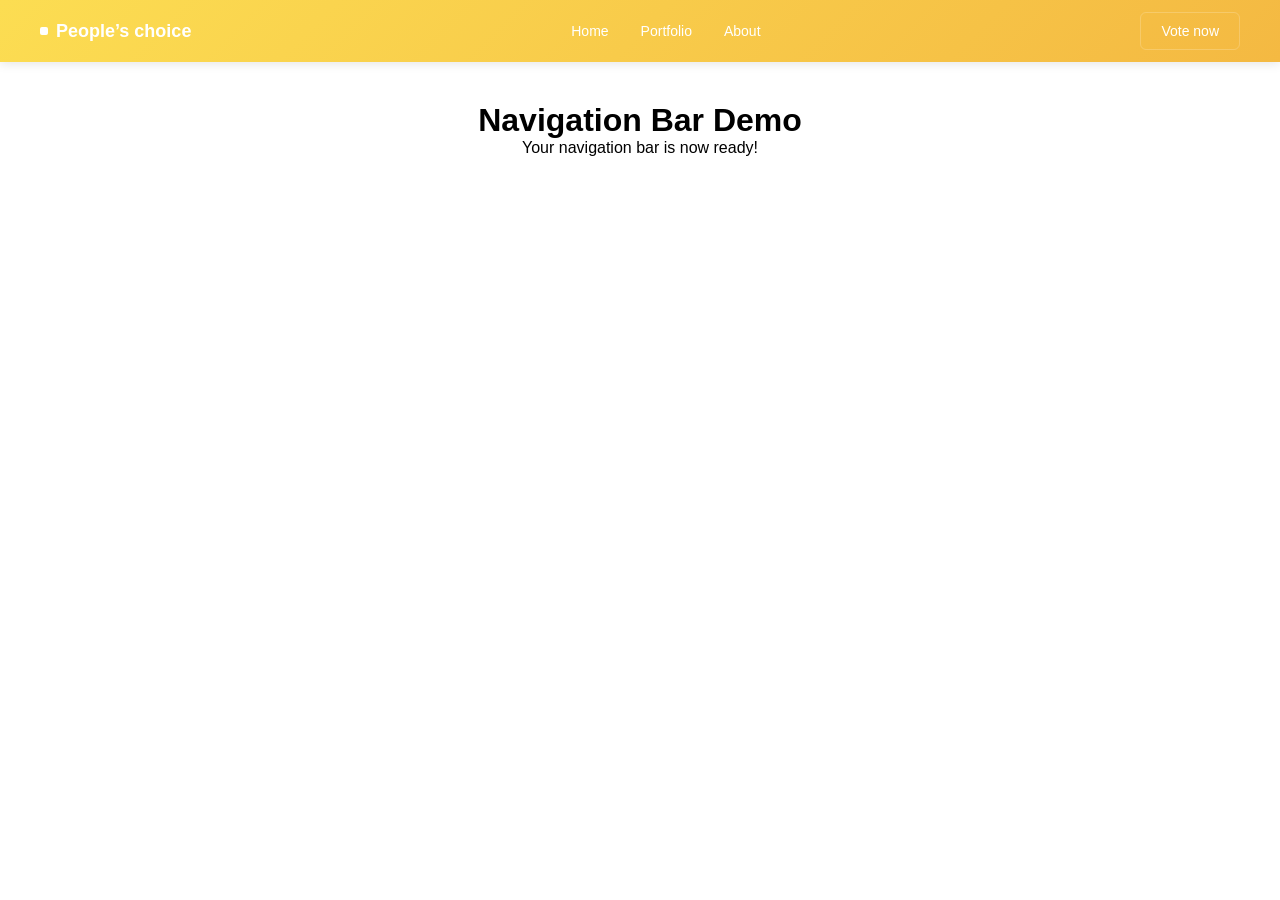
<file: nav.html>
<!DOCTYPE html>
<html lang="en">
<head>
    <meta charset="UTF-8">
    <meta name="viewport" content="width=device-width, initial-scale=1.0">
    <title>Navigation Bar</title>
    <style>
        * {
            margin: 0;
            padding: 0;
            box-sizing: border-box;
        }

        body {
            font-family: -apple-system, BlinkMacSystemFont, 'Segoe UI', Roboto, Oxygen, Ubuntu, Cantarell, sans-serif;
        }

        .navbar {
            background: linear-gradient(135deg, rgb(252, 221, 82), rgb(244, 185, 66));
            padding: 12px 24px;
            box-shadow: 0 2px 10px rgba(0, 0, 0, 0.1);
        }

        .nav-container {
            max-width: 1200px;
            margin: 0 auto;
            display: flex;
            align-items: center;
            justify-content: space-between;
        }

        .logo {
            display: flex;
            align-items: center;
            gap: 8px;
        }

        .logo-icon {
            width: 8px;
            height: 8px;
            background: white;
            border-radius: 2px;
        }

        .logo-text {
            color: white;
            font-size: 18px;
            font-weight: 600;
        }

        .nav-links {
            display: flex;
            list-style: none;
            gap: 32px;
        }

        .nav-links a {
            color: white;
            text-decoration: none;
            font-weight: 500;
            font-size: 14px;
            transition: color 0.2s ease;
        }

        .nav-links a:hover {
            color: #ffeeee;
        }

        .cta-button {
            background: rgb(244, 185, 66)d73502;
            color: white;
            padding: 10px 20px;
            border: 1px solid rgba(255, 255, 255, 0.2);
            border-radius: 6px;
            text-decoration: none;
            font-weight: 500;
            font-size: 14px;
            transition: all 0.2s ease;
        }

        .cta-button:hover {
            background: rgb(244, 185, 66);
            transform: translateY(-1px);
        }

        .mobile-menu {
            display: none;
            background: none;
            border: none;
            color: white;
            cursor: pointer;
        }

        @media (max-width: 768px) {
            .nav-links {
                display: none;
            }
            
            .mobile-menu {
                display: block;
            }
        }
    </style>
</head>
<body>
    <nav class="navbar">
        <div class="nav-container">
            <!-- Logo -->
            <div class="logo">
                <div class="logo-icon"></div>
                <span class="logo-text">People’s choice</span>
            </div>

            <!-- Navigation Links -->
            <ul class="nav-links">
                <li><a href="#home">Home</a></li>
                <li><a href="#portfolio">Portfolio</a></li>
                <li><a href="#blog">About</a></li>
            </ul>

            <!-- CTA Button -->
            <a href="#get-started" class="cta-button">Vote now</a>

            <!-- Mobile Menu Button -->
            <button class="mobile-menu">
                <svg width="24" height="24" fill="none" stroke="currentColor" viewBox="0 0 24 24">
                    <path stroke-linecap="round" stroke-linejoin="round" stroke-width="2" d="M4 6h16M4 12h16M4 18h16"></path>
                </svg>
            </button>
        </div>
    </nav>

    <!-- Demo Content -->
    <div style="padding: 40px; text-align: center;">
        <h1>Navigation Bar Demo</h1>
        <p>Your navigation bar is now ready!</p>
    </div>
</body>
</html>
</file>
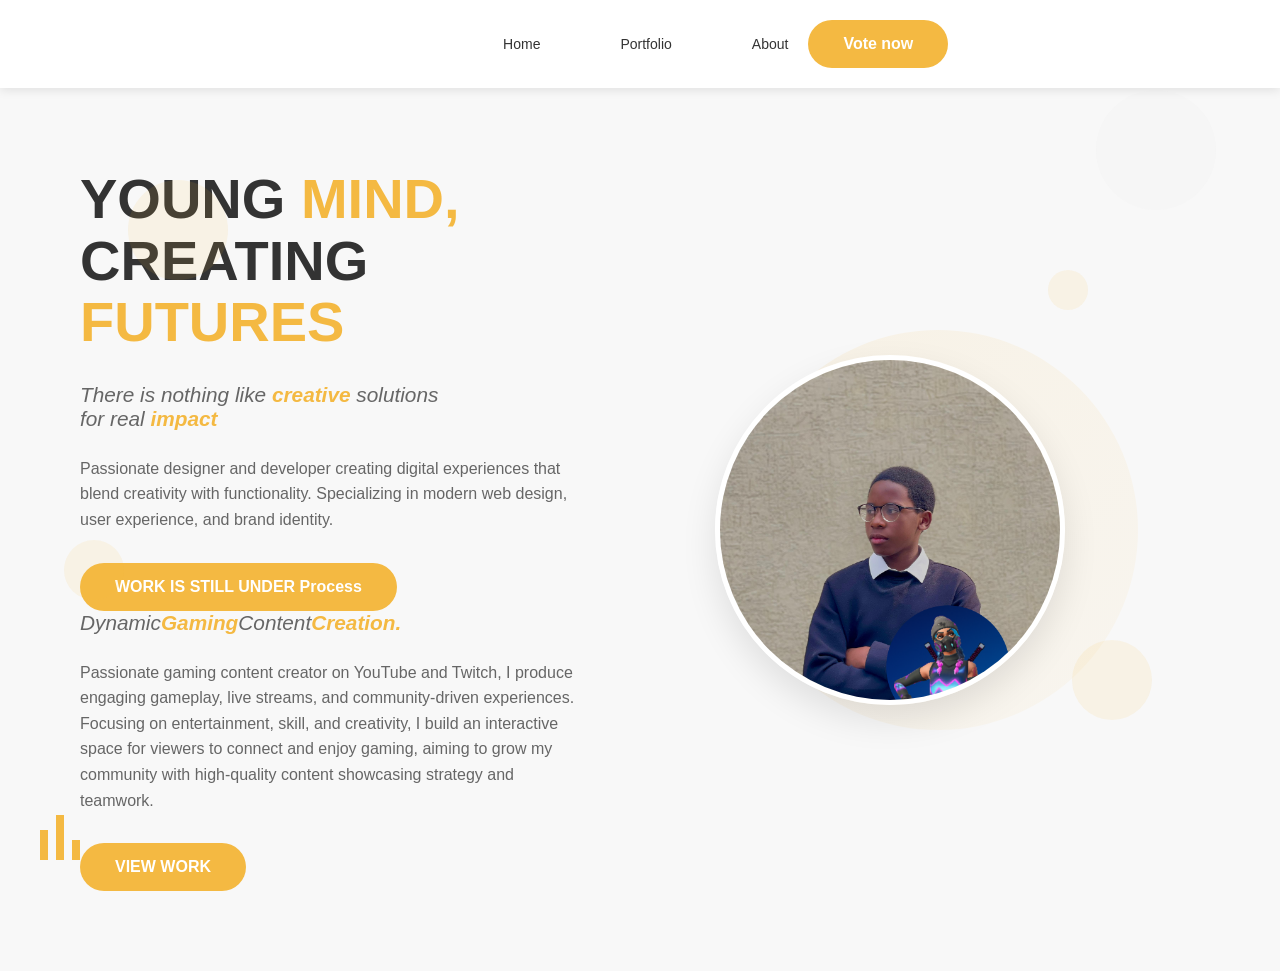
<file: portfolio.html>
<!DOCTYPE html>
<html lang="en">
<head>
    <meta charset="UTF-8">
    <meta name="viewport" content="width=device-width, initial-scale=1.0">
    <title>Portfolio </title>
    <style>
           * {
            margin: 0;
            padding: 0;
            box-sizing: border-box;
        }

        body {
            font-family: -apple-system, BlinkMacSystemFont, 'Segoe UI', Roboto, Oxygen, Ubuntu, Cantarell, sans-serif;
        }

        .navbar {
            background: linear-gradient(135deg, rgb(252, 221, 82), rgb(244, 185, 66));
            padding: 12px 24px;
            box-shadow: 0 2px 10px rgba(0, 0, 0, 0.1);
        }

        .nav-container {
            max-width: 1200px;
            margin: 0 auto;
            display: flex;
            align-items: center;
            justify-content: space-between;
        }

        .logo {
            display: flex;
            align-items: center;
            gap: 8px;
        }

        .logo-icon {
            width: 8px;
            height: 8px;
            background: white;
            border-radius: 2px;
        }

        .logo-text {
            color: white;
            font-size: 18px;
            font-weight: 600;
        }

        .nav-links {
            display: flex;
            list-style: none;
            gap: 32px;
        }

        .nav-links a {
            color: white;
            text-decoration: none;
            font-weight: 500;
            font-size: 14px;
            transition: color 0.2s ease;
        }

        .nav-links a:hover {
            color: #ffeeee;
        }

        .cta-button {
            background: rgb(244, 185, 66)d73502;
            color: white;
            padding: 10px 20px;
            border: 1px solid rgba(255, 255, 255, 0.2);
            border-radius: 6px;
            text-decoration: none;
            font-weight: 500;
            font-size: 14px;
            transition: all 0.2s ease;
        }

        .cta-button:hover {
            background: rgb(244, 185, 66);
            transform: translateY(-1px);
        }

        .mobile-menu {
            display: none;
            background: none;
            border: none;
            color: white;
            cursor: pointer;
        }

        @media (max-width: 768px) {
            .nav-links {
                display: none;
            }
            
            .mobile-menu {
                display: block;
            }
        }
        * {
            margin: 0;
            padding: 0;
            box-sizing: border-box;
        }

        body {
            font-family: -apple-system, BlinkMacSystemFont, 'Segoe UI', Roboto, Oxygen, Ubuntu, Cantarell, sans-serif;
            background: #f8f8f8;
            color: #333;
            overflow-x: hidden;
        }

        .navbar {
            display: flex;
            justify-content: space-between;
            align-items: center;
            padding: 20px 40px;
            background: white;
            box-shadow: 0 2px 10px rgba(0, 0, 0, 0.1);
        }

        .nav-links {
            display: flex;
            gap: 40px;
            list-style: none;
        }

        .nav-links a {
            text-decoration: none;
            color: #333;
            font-weight: 500;
            padding: 8px 20px;
            border-radius: 20px;
            transition: all 0.3s ease;
        }

        .nav-links .active {
            background: #f4b942;
            color: white;
        }

        .nav-links a:hover {
            background: #f4b942;
            color: white;
        }

        .social-icons {
            display: flex;
            gap: 15px;
        }

        .social-icon {
            width: 35px;
            height: 35px;
            border-radius: 50%;
            background: #333;
            display: flex;
            align-items: center;
            justify-content: center;
            color: white;
            text-decoration: none;
            font-size: 18px;
            transition: all 0.3s ease;
        }

        .social-icon:hover {
            background: #f4b942;
            transform: translateY(-2px);
        }

        .hero-section {
            display: flex;
            align-items: center;
            justify-content: space-between;
            padding: 80px 40px;
            max-width: 1200px;
            margin: 0 auto;
            position: relative;
        }

        .hero-content {
            flex: 1;
            max-width: 500px;
        }

        .hero-title {
            font-size: 3.5rem;
            font-weight: 700;
            line-height: 1.1;
            margin-bottom: 30px;
        }

        .hero-title .highlight {
            color: #f4b942;
        }

        .hero-subtitle {
            font-size: 1.3rem;
            font-style: italic;
            margin-bottom: 25px;
            color: #666;
        }

        .hero-subtitle .highlight {
            color: #f4b942;
            font-weight: 600;
        }

        .hero-description {
            color: #666;
            line-height: 1.6;
            margin-bottom: 30px;
            font-size: 1rem;
        }

        .cta-button {
            background: #f4b942;
            color: white;
            padding: 15px 35px;
            border: none;
            border-radius: 25px;
            font-weight: 600;
            font-size: 16px;
            text-decoration: none;
            display: inline-block;
            transition: all 0.3s ease;
        }

        .cta-button:hover {
            background: #e6a82f;
            transform: translateY(-2px);
            box-shadow: 0 8px 25px rgba(244, 185, 66, 0.3);
        }

        .hero-image {
            flex: 1;
            display: flex;
            justify-content: center;
            align-items: center;
            position: relative;
        }

        .main-image {
            width: 350px;
            height: 350px;
            border-radius: 50%;
            object-fit: cover;
            z-index: 2;
            position: relative;
            border: 5px solid white;
            box-shadow: 0 15px 35px rgba(0, 0, 0, 0.1);
        }

        .decorative-circles {
            position: absolute;
            top: 0;
            left: 0;
            right: 0;
            bottom: 0;
            pointer-events: none;
        }

        .circle {
            position: absolute;
            border-radius: 50%;
            opacity: 0.1;
        }

        .circle-1 {
            width: 100px;
            height: 100px;
            background: #f4b942;
            top: 20%;
            left: 10%;
        }

        .circle-2 {
            width: 60px;
            height: 60px;
            background: #f4b942;
            top: 60%;
            left: 5%;
        }

        .circle-3 {
            width: 40px;
            height: 40px;
            background: #f4b942;
            top: 30%;
            right: 15%;
        }

        .circle-4 {
            width: 80px;
            height: 80px;
            background: #f4b942;
            bottom: 20%;
            right: 10%;
        }

        .circle-5 {
            width: 120px;
            height: 120px;
            background: #ddd;
            top: 10%;
            right: 5%;
        }

        .hero-bg-shape {
            position: absolute;
            width: 400px;
            height: 400px;
            background: linear-gradient(135deg, rgba(244, 185, 66, 0.1), rgba(244, 185, 66, 0.05));
            border-radius: 50%;
            top: 50%;
            right: 10%;
            transform: translateY(-50%);
            z-index: 1;
        }

        .brand-elements {
            position: absolute;
            bottom: 40px;
            left: 40px;
        }

        .brand-bars {
            display: flex;
            gap: 8px;
            align-items: flex-end;
        }

        .bar {
            width: 8px;
            background: #f4b942;
        }

        .bar-1 { height: 30px; }
        .bar-2 { height: 45px; }
        .bar-3 { height: 20px; }

        .dots {
            position: absolute;
            pointer-events: none;
        }

        .dot {
            width: 8px;
            height: 8px;
            background: #f4b942;
            border-radius: 50%;
            position: absolute;
            opacity: 0.3;
        }

        .dot-1 { top: 15%; right: 25%; }
        .dot-2 { top: 25%; right: 20%; }
        .dot-3 { top: 35%; right: 30%; }
        .dot-4 { top: 45%; right: 18%; }
        .dot-5 { top: 55%; right: 28%; }
        .dot-6 { top: 65%; right: 22%; }

        @media (max-width: 768px) {
            .navbar {
                padding: 15px 20px;
                flex-direction: column;
                gap: 20px;
            }

            .nav-links {
                gap: 20px;
            }

            .hero-section {
                flex-direction: column;
                text-align: center;
                padding: 40px 20px;
            }

            .hero-title {
                font-size: 2.5rem;
            }

            .hero-subtitle {
                font-size: 1.1rem;
            }

            .main-image {
                width: 280px;
                height: 280px;
                margin-top: 40px;
            }

            .brand-elements {
                position: static;
                margin-top: 40px;
                display: flex;
                justify-content: center;
            }

            .dots {
                display: none;
            }
        }
    </style>
</head>
<body>
    <!-- Navigation -->
    <nav class="navbar">
        <div class="nav-container">
            <!-- Logo -->
            <div class="logo">
                <div class="logo-icon"></div>
                <span class="logo-text">People’s choice</span>
            </div>

            <!-- Navigation Links -->
            <ul class="nav-links">
                <li><a href="index.html">Home</a></li>
                <li><a href="portfolio.html">Portfolio</a></li>
                <li><a href="about.html">About</a></li>
            </ul>

            <!-- CTA Button -->
            <a href="ELECTION PROJECT.html" class="cta-button">Vote now</a>

            <!-- Mobile Menu Button -->
            <button class="mobile-menu">
                <svg width="24" height="24" fill="none" stroke="currentColor" viewBox="0 0 24 24">
                    <path stroke-linecap="round" stroke-linejoin="round" stroke-width="2" d="M4 6h16M4 12h16M4 18h16"></path>
                </svg>
            </button>
        </div>
    </nav>
    <!-- Hero Section -->
    <section class="hero-section">
        <div class="hero-content">
            <h1 class="hero-title">YOUNG <span class="highlight">MIND,</span><br>CREATING <span class="highlight">FUTURES </span></h1>
            <p class="hero-subtitle">There is nothing like <span class="highlight">creative</span> solutions<br>for real <span class="highlight">impact</span></p>
            <p class="hero-description">Passionate designer and developer creating digital experiences that blend creativity with functionality. Specializing in modern web design, user experience, and brand identity.</p>
            <a href="https://www.youtube.com/@Novaprime_1" class="cta-button">WORK IS STILL UNDER Process</a>
            <p class="hero-subtitle">Dynamic<span class="highlight">Gaming</span>Content<span class="highlight">Creation.</span></p>
            <p class="hero-description">Passionate gaming content creator on YouTube and Twitch, I produce engaging gameplay, live streams, and community-driven experiences. Focusing on entertainment, skill, and creativity, I build an interactive space for viewers to connect and enjoy gaming, aiming to grow my community with high-quality content showcasing strategy and teamwork.</p>
            <a href="add/index.html" class="cta-button">VIEW WORK</a>
        </div>
        
        <div class="hero-image">
            <div class="hero-bg-shape"></div>
            <img src="Untitled design.png" alt="Creative Professional Portrait" class="main-image">
        </div>
    </section>

    <!-- Decorative Elements -->
    <div class="decorative-circles">
        <div class="circle circle-1"></div>
        <div class="circle circle-2"></div>
        <div class="circle circle-3"></div>
        <div class="circle circle-4"></div>
        <div class="circle circle-5"></div>
    </div>

    <!-- Decorative Dots -->
    <div class="dots">
        <div class="dot dot-1"></div>
        <div class="dot dot-2"></div>
        <div class="dot dot-3"></div>
        <div class="dot dot-4"></div>
        <div class="dot dot-5"></div>
        <div class="dot dot-6"></div>
    </div>

    <!-- Brand Elements -->
    <div class="brand-elements">
        <div class="brand-bars">
            <div class="bar bar-1"></div>
            <div class="bar bar-2"></div>
            <div class="bar bar-3"></div>
        </div>
    </div>
</body>
</html>
</file>
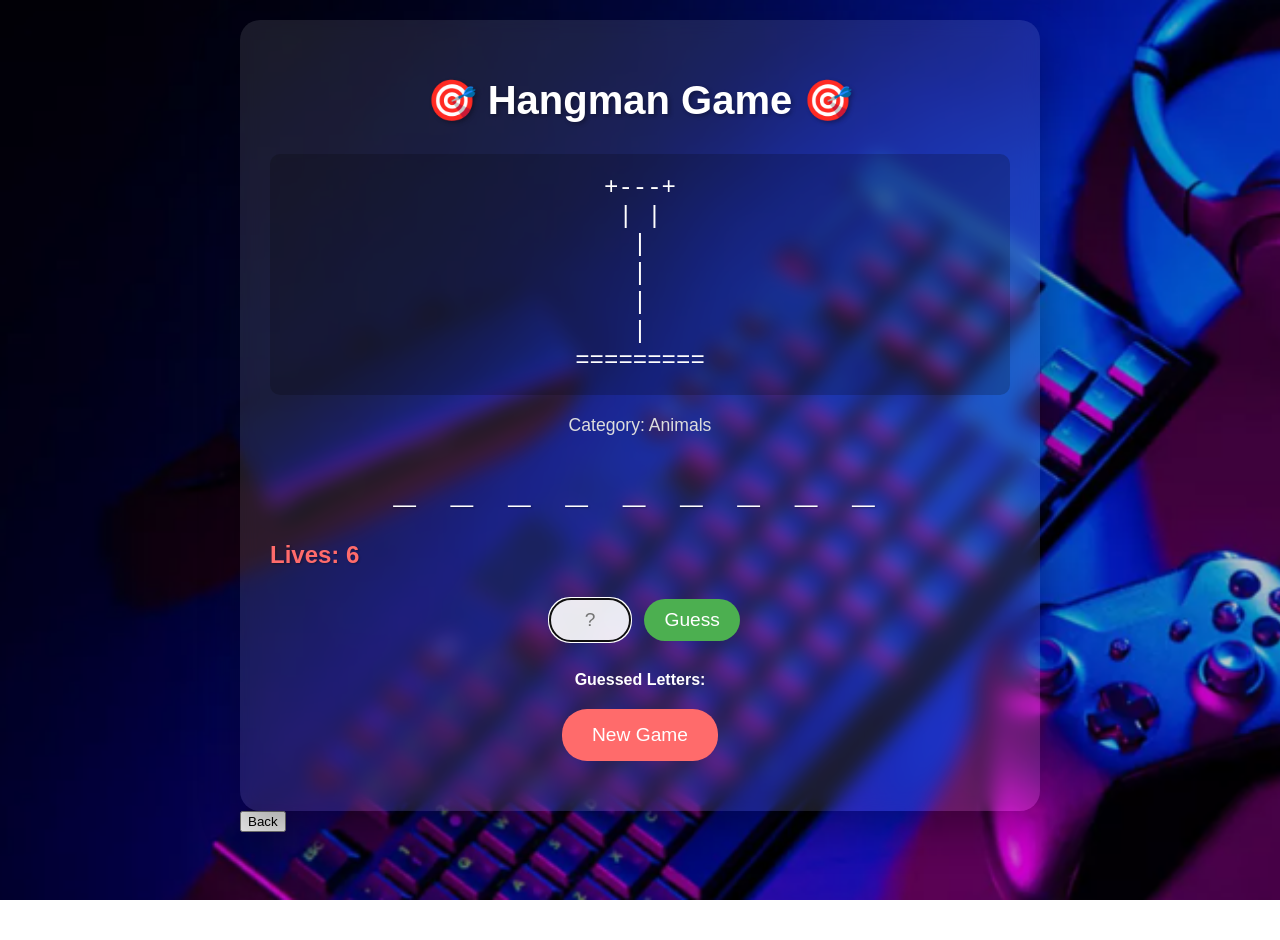
<file: add/games/game1.html>
<!DOCTYPE html>
<html lang="en">
<head>
    <meta charset="UTF-8">
    <meta name="viewport" content="width=device-width, initial-scale=1.0">
    <title>Hangman Game</title>
    <style>
        body {
            background-image: url(concole.png);
            background-size: cover;
            background-repeat: no-repeat;
            background-position: center;
            background-attachment: fixed;
            font-family: 'Arial', sans-serif;
            max-width: 800px;
            margin: 0 auto;
            padding: 20px;
            
            min-height: 100vh;
            color: white;
        }
        
        .game-container {
            background: rgba(255, 255, 255, 0.1);
            backdrop-filter: blur(10px);
            border-radius: 20px;
            padding: 30px;
            box-shadow: 0 20px 40px rgba(0, 0, 0, 0.3);
        }
        
        h1 {
            text-align: center;
            font-size: 2.5em;
            margin-bottom: 30px;
            text-shadow: 2px 2px 4px rgba(0, 0, 0, 0.3);
        }
        
        .hangman-display {
            text-align: center;
            font-family: 'Courier New', monospace;
            font-size: 1.5em;
            line-height: 1.2;
            background: rgba(0, 0, 0, 0.2);
            padding: 20px;
            border-radius: 10px;
            margin: 20px 0;
            white-space: pre-line;
        }
        
        .word-display {
            text-align: center;
            font-size: 2.5em;
            font-weight: bold;
            margin: 30px 0;
            letter-spacing: 0.3em;
            text-shadow: 1px 1px 2px rgba(0, 0, 0, 0.3);
        }
        
        .game-info {
            display: flex;
            justify-content: space-between;
            align-items: center;
            margin: 20px 0;
            flex-wrap: wrap;
            gap: 10px;
        }
        
        .lives {
            font-size: 1.5em;
            font-weight: bold;
            color: #ff6b6b;
            text-shadow: 1px 1px 2px rgba(0, 0, 0, 0.3);
        }
        
        .guess-section {
            text-align: center;
            margin: 30px 0;
        }
        
        .guess-input {
            font-size: 1.2em;
            padding: 10px 15px;
            border: none;
            border-radius: 25px;
            margin: 0 10px;
            text-align: center;
            text-transform: uppercase;
            width: 50px;
            background: rgba(255, 255, 255, 0.9);
            color: #333;
        }
        
        .guess-button {
            font-size: 1.2em;
            padding: 10px 20px;
            border: none;
            border-radius: 25px;
            background: #4CAF50;
            color: white;
            cursor: pointer;
            transition: all 0.3s ease;
        }
        
        .guess-button:hover {
            background: #45a049;
            transform: translateY(-2px);
        }
        
        .guess-button:disabled {
            background: #ccc;
            cursor: not-allowed;
            transform: none;
        }
        
        .new-game-button {
            font-size: 1.2em;
            padding: 15px 30px;
            border: none;
            border-radius: 25px;
            background: #ff6b6b;
            color: white;
            cursor: pointer;
            transition: all 0.3s ease;
            display: block;
            margin: 20px auto;
        }
        
        .new-game-button:hover {
            background: #ff5252;
            transform: translateY(-2px);
        }
        
        .guessed-letters {
            margin: 20px 0;
            text-align: center;
        }
        
        .guessed-letters span {
            display: inline-block;
            margin: 5px;
            padding: 5px 10px;
            background: rgba(255, 255, 255, 0.2);
            border-radius: 15px;
            font-weight: bold;
        }
        
        .message {
            text-align: center;
            font-size: 1.3em;
            margin: 20px 0;
            font-weight: bold;
            min-height: 30px;
        }
        
        .win {
            color: #4CAF50;
            animation: pulse 1s infinite;
        }
        
        .lose {
            color: #ff6b6b;
            animation: shake 0.5s;
        }
        
        @keyframes pulse {
            0%, 100% { transform: scale(1); }
            50% { transform: scale(1.1); }
        }
        
        @keyframes shake {
            0%, 100% { transform: translateX(0); }
            25% { transform: translateX(-5px); }
            75% { transform: translateX(5px); }
        }
        
        .word-category {
            text-align: center;
            font-size: 1.1em;
            margin: 10px 0;
            color: #ddd;
        }
    </style>
</head>
<body>
    <div class="game-container">
        <h1>🎯 Hangman Game 🎯</h1>
        
        <div class="hangman-display" id="hangmanDisplay"></div>
        
        <div class="word-category" id="wordCategory"></div>
        <div class="word-display" id="wordDisplay"></div>
        
        <div class="game-info">
            <div class="lives" id="livesDisplay">Lives: 6</div>
        </div>
        
        <div class="guess-section">
            <input type="text" id="guessInput" class="guess-input" maxlength="1" placeholder="?">
            <button id="guessButton" class="guess-button">Guess</button>
        </div>
        
        <div class="message" id="message"></div>
        
        <div class="guessed-letters">
            <strong>Guessed Letters:</strong>
            <div id="guessedLetters"></div>
        </div>
        
        <button id="newGameButton" class="new-game-button">New Game</button>
    </div>

    <script>
        class HangmanGame {
            constructor() {
                this.words = [
                    {word: 'JAVASCRIPT', category: 'Programming'},
                    {word: 'PYTHON', category: 'Programming'},
                    {word: 'ELEPHANT', category: 'Animals'},
                    {word: 'MOUNTAIN', category: 'Nature'},
                    {word: 'RAINBOW', category: 'Nature'},
                    {word: 'GUITAR', category: 'Music'},
                    {word: 'PIZZA', category: 'Food'},
                    {word: 'ADVENTURE', category: 'Activities'},
                    {word: 'BUTTERFLY', category: 'Animals'},
                    {word: 'TELESCOPE', category: 'Science'},
                    {word: 'CHOCOLATE', category: 'Food'},
                    {word: 'BASKETBALL', category: 'Sports'},
                    {word: 'COMPUTER', category: 'Technology'},
                    {word: 'VACATION', category: 'Activities'},
                    {word: 'DIAMOND', category: 'Gems'},
                    {word: 'FIREWORKS', category: 'Celebrations'},
                    {word: 'SKATEBOARD', category: 'Sports'},
                    {word: 'THUNDERSTORM', category: 'Weather'}
                ];
                
                this.hangmanStages = [
                    '  +---+\n  |   |\n      |\n      |\n      |\n      |\n=========',
                    '  +---+\n  |   |\n  O   |\n      |\n      |\n      |\n=========',
                    '  +---+\n  |   |\n  O   |\n  |   |\n      |\n      |\n=========',
                    '  +---+\n  |   |\n  O   |\n /|   |\n      |\n      |\n=========',
                    '  +---+\n  |   |\n  O   |\n /|\\  |\n      |\n      |\n=========',
                    '  +---+\n  |   |\n  O   |\n /|\\  |\n /    |\n      |\n=========',
                    '  +---+\n  |   |\n  O   |\n /|\\  |\n / \\  |\n      |\n========='
                ];
                
                this.initializeElements();
                this.newGame();
                this.setupEventListeners();
            }
            
            initializeElements() {
                this.hangmanDisplay = document.getElementById('hangmanDisplay');
                this.wordCategory = document.getElementById('wordCategory');
                this.wordDisplay = document.getElementById('wordDisplay');
                this.livesDisplay = document.getElementById('livesDisplay');
                this.guessInput = document.getElementById('guessInput');
                this.guessButton = document.getElementById('guessButton');
                this.message = document.getElementById('message');
                this.guessedLetters = document.getElementById('guessedLetters');
                this.newGameButton = document.getElementById('newGameButton');
            }
            
            newGame() {
                const randomIndex = Math.floor(Math.random() * this.words.length);
                this.currentWord = this.words[randomIndex].word;
                this.currentCategory = this.words[randomIndex].category;
                this.guessedLettersArray = [];
                this.wrongGuesses = 0;
                this.maxWrongGuesses = 6;
                this.gameOver = false;
                
                this.updateDisplay();
                this.message.textContent = '';
                this.message.className = '';
                this.guessInput.disabled = false;
                this.guessButton.disabled = false;
                this.guessInput.focus();
            }
            
            setupEventListeners() {
                this.guessButton.addEventListener('click', () => this.makeGuess());
                this.guessInput.addEventListener('keypress', (e) => {
                    if (e.key === 'Enter') {
                        this.makeGuess();
                    }
                });
                this.guessInput.addEventListener('input', (e) => {
                    e.target.value = e.target.value.toUpperCase().replace(/[^A-Z]/g, '');
                });
                this.newGameButton.addEventListener('click', () => this.newGame());
            }
            
            makeGuess() {
                if (this.gameOver) return;
                
                const guess = this.guessInput.value.toUpperCase();
                
                if (!guess || guess.length !== 1) {
                    this.message.textContent = 'Please enter a single letter!';
                    this.message.className = '';
                    return;
                }
                
                if (this.guessedLettersArray.includes(guess)) {
                    this.message.textContent = 'You already guessed that letter!';
                    this.message.className = '';
                    this.guessInput.value = '';
                    return;
                }
                
                this.guessedLettersArray.push(guess);
                
                if (this.currentWord.includes(guess)) {
                    this.message.textContent = 'Good guess!';
                    this.message.className = '';
                    
                    if (this.isWordComplete()) {
                        this.endGame(true);
                    }
                } else {
                    this.wrongGuesses++;
                    this.message.textContent = 'Wrong letter!';
                    this.message.className = '';
                    
                    if (this.wrongGuesses >= this.maxWrongGuesses) {
                        this.endGame(false);
                    }
                }
                
                this.updateDisplay();
                this.guessInput.value = '';
            }
            
            isWordComplete() {
                return this.currentWord.split('').every(letter => 
                    this.guessedLettersArray.includes(letter)
                );
            }
            
            endGame(won) {
                this.gameOver = true;
                this.guessInput.disabled = true;
                this.guessButton.disabled = true;
                
                if (won) {
                    this.message.textContent = '🎉 Congratulations! You won! 🎉';
                    this.message.className = 'win';
                } else {
                    this.message.textContent = `💀 Game Over! The word was: ${this.currentWord}`;
                    this.message.className = 'lose';
                }
            }
            
            updateDisplay() {
                // Update hangman drawing
                this.hangmanDisplay.textContent = this.hangmanStages[this.wrongGuesses];
                
                // Update word category
                this.wordCategory.textContent = `Category: ${this.currentCategory}`;
                
                // Update word display
                const displayWord = this.currentWord.split('').map(letter => 
                    this.guessedLettersArray.includes(letter) ? letter : '_'
                ).join(' ');
                this.wordDisplay.textContent = displayWord;
                
                // Update lives
                const livesLeft = this.maxWrongGuesses - this.wrongGuesses;
                this.livesDisplay.textContent = `Lives: ${livesLeft}`;
                
                // Update guessed letters
                this.guessedLetters.innerHTML = this.guessedLettersArray.map(letter => 
                    `<span>${letter}</span>`
                ).join('');
            }
        }
        
        // Start the game when page loads
        document.addEventListener('DOMContentLoaded', () => {
            new HangmanGame();
        });
    </script>
    <a href="index.html"><button>Back</button></a>
</body>
</html>
</file>
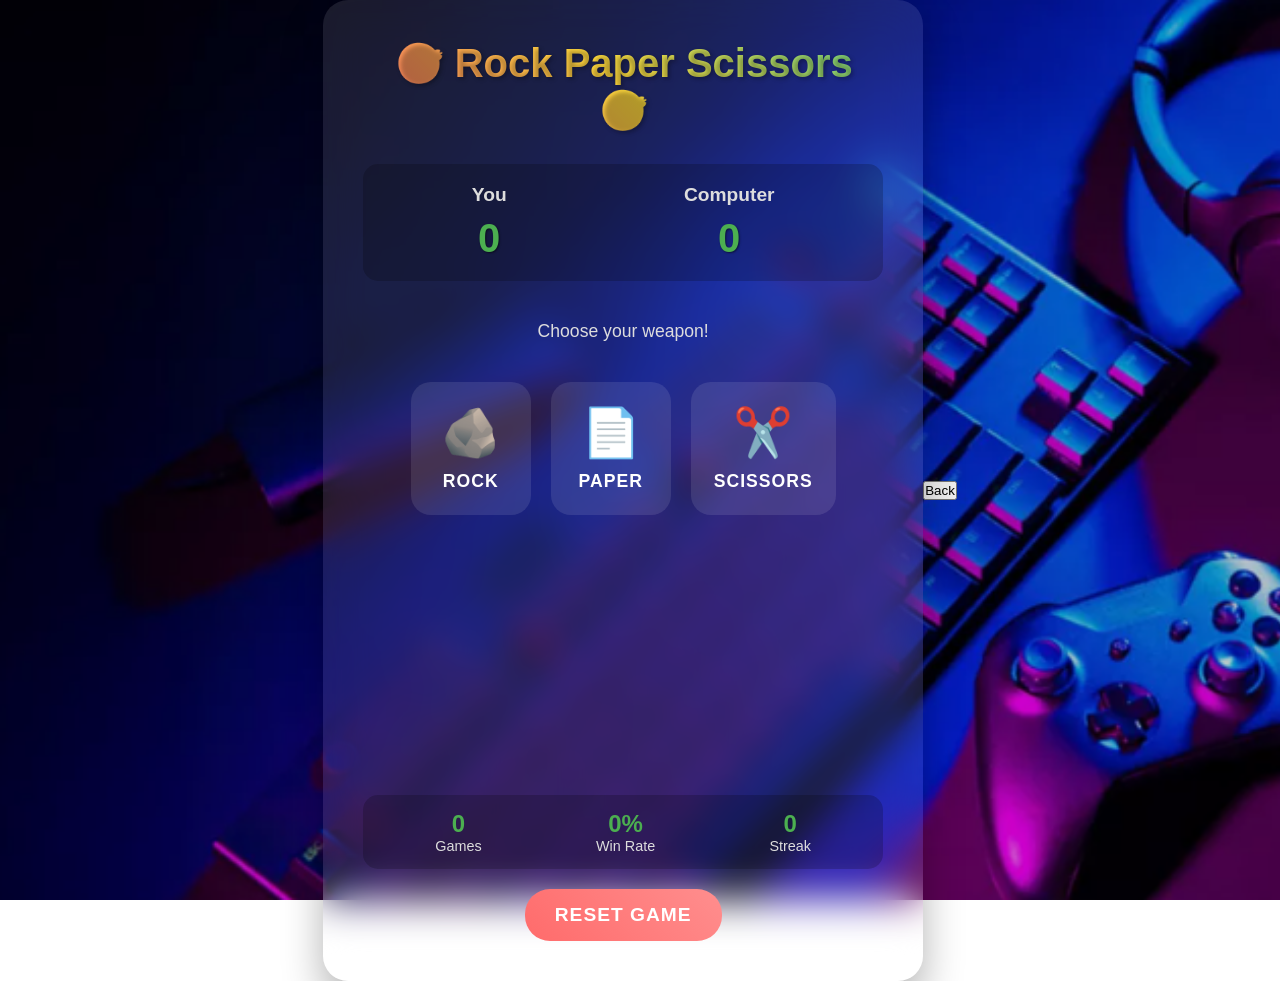
<file: add/games/game2.html>
<!DOCTYPE html>
<html lang="en">
<head>
    <meta charset="UTF-8">
    <meta name="viewport" content="width=device-width, initial-scale=1.0">
    <title>Rock Paper Scissors</title>
    <style>
        * {
            margin: 0;
            padding: 0;
            box-sizing: border-box;
        }

        body {
            background-image: url(concole.png);
            background-size: cover;
            background-repeat: no-repeat;
            background-position: center;
            background-attachment: fixed;
            font-family: 'Arial', sans-serif;
            
            min-height: 100vh;
            display: flex;
            justify-content: center;
            align-items: center;
            color: white;
        }

        .game-container {
            background: rgba(255, 255, 255, 0.1);
            backdrop-filter: blur(20px);
            border-radius: 25px;
            padding: 40px;
            box-shadow: 0 20px 40px rgba(0, 0, 0, 0.3);
            text-align: center;
            max-width: 600px;
            width: 90%;
        }

        h1 {
            font-size: 2.5em;
            margin-bottom: 30px;
            text-shadow: 2px 2px 4px rgba(0, 0, 0, 0.3);
            background: linear-gradient(45deg, #ff6b6b, #ffd93d, #6bcf7f);
            -webkit-background-clip: text;
            -webkit-text-fill-color: transparent;
            background-clip: text;
        }

        .scoreboard {
            display: flex;
            justify-content: space-around;
            margin-bottom: 40px;
            background: rgba(0, 0, 0, 0.2);
            padding: 20px;
            border-radius: 15px;
        }

        .score {
            text-align: center;
        }

        .score h3 {
            font-size: 1.2em;
            margin-bottom: 10px;
            color: #ddd;
        }

        .score-number {
            font-size: 2.5em;
            font-weight: bold;
            color: #4CAF50;
            text-shadow: 1px 1px 2px rgba(0, 0, 0, 0.5);
        }

        .game-area {
            margin: 40px 0;
        }

        .choices {
            display: flex;
            justify-content: center;
            gap: 20px;
            margin-bottom: 40px;
            flex-wrap: wrap;
        }

        .choice {
            background: rgba(255, 255, 255, 0.1);
            border: 3px solid transparent;
            border-radius: 20px;
            padding: 20px;
            cursor: pointer;
            transition: all 0.3s ease;
            min-width: 120px;
            position: relative;
            overflow: hidden;
        }

        .choice:hover {
            transform: translateY(-5px) scale(1.05);
            border-color: #fff;
            box-shadow: 0 15px 30px rgba(0, 0, 0, 0.3);
        }

        .choice:active {
            transform: translateY(-2px) scale(1.02);
        }

        .choice-emoji {
            font-size: 3em;
            margin-bottom: 10px;
            display: block;
        }

        .choice-text {
            font-size: 1.1em;
            font-weight: bold;
            text-transform: uppercase;
            letter-spacing: 1px;
        }

        .battle-area {
            margin: 40px 0;
            min-height: 200px;
            display: flex;
            flex-direction: column;
            justify-content: center;
            align-items: center;
        }

        .battle-display {
            display: flex;
            justify-content: space-around;
            align-items: center;
            width: 100%;
            margin-bottom: 20px;
        }

        .player-choice, .computer-choice {
            text-align: center;
            flex: 1;
        }

        .choice-label {
            font-size: 1.2em;
            margin-bottom: 15px;
            font-weight: bold;
            color: #ddd;
        }

        .battle-emoji {
            font-size: 4em;
            margin-bottom: 10px;
            display: block;
            animation: bounce 0.5s ease-in-out;
        }

        .vs-text {
            font-size: 2em;
            font-weight: bold;
            color: #ff6b6b;
            text-shadow: 2px 2px 4px rgba(0, 0, 0, 0.5);
            margin: 0 20px;
        }

        .result {
            font-size: 1.5em;
            font-weight: bold;
            margin: 20px 0;
            min-height: 50px;
            display: flex;
            align-items: center;
            justify-content: center;
        }

        .win {
            color: #4CAF50;
            animation: pulse 1s infinite;
        }

        .lose {
            color: #ff6b6b;
            animation: shake 0.5s;
        }

        .tie {
            color: #ffd93d;
            animation: flash 1s;
        }

        .reset-btn {
            background: linear-gradient(45deg, #ff6b6b, #ff8e8e);
            color: white;
            border: none;
            padding: 15px 30px;
            font-size: 1.2em;
            border-radius: 25px;
            cursor: pointer;
            transition: all 0.3s ease;
            text-transform: uppercase;
            font-weight: bold;
            letter-spacing: 1px;
            margin-top: 20px;
        }

        .reset-btn:hover {
            transform: translateY(-2px);
            box-shadow: 0 10px 20px rgba(255, 107, 107, 0.3);
        }

        .round-info {
            font-size: 1.1em;
            margin: 20px 0;
            color: #ddd;
        }

        @keyframes bounce {
            0%, 20%, 50%, 80%, 100% {
                transform: translateY(0);
            }
            40% {
                transform: translateY(-10px);
            }
            60% {
                transform: translateY(-5px);
            }
        }

        @keyframes pulse {
            0%, 100% {
                transform: scale(1);
            }
            50% {
                transform: scale(1.1);
            }
        }

        @keyframes shake {
            0%, 100% {
                transform: translateX(0);
            }
            25% {
                transform: translateX(-5px);
            }
            75% {
                transform: translateX(5px);
            }
        }

        @keyframes flash {
            0%, 100% {
                opacity: 1;
            }
            50% {
                opacity: 0.7;
            }
        }

        .game-stats {
            display: flex;
            justify-content: space-around;
            margin-top: 30px;
            background: rgba(0, 0, 0, 0.2);
            padding: 15px;
            border-radius: 15px;
        }

        .stat {
            text-align: center;
        }

        .stat-number {
            font-size: 1.5em;
            font-weight: bold;
            color: #4CAF50;
        }

        .stat-label {
            font-size: 0.9em;
            color: #ddd;
        }

        @media (max-width: 768px) {
            .game-container {
                padding: 20px;
            }
            
            h1 {
                font-size: 2em;
            }
            
            .choices {
                gap: 10px;
            }
            
            .choice {
                min-width: 100px;
                padding: 15px;
            }
            
            .choice-emoji {
                font-size: 2.5em;
            }
            
            .battle-display {
                flex-direction: column;
                gap: 20px;
            }
            
            .vs-text {
                order: 2;
            }
        }
    </style>
</head>
<body>
    <div class="game-container">
        <h1>🎯 Rock Paper Scissors 🎯</h1>
        
        <div class="scoreboard">
            <div class="score">
                <h3>You</h3>
                <div class="score-number" id="playerScore">0</div>
            </div>
            <div class="score">
                <h3>Computer</h3>
                <div class="score-number" id="computerScore">0</div>
            </div>
        </div>

        <div class="round-info">
            <span id="roundInfo">Choose your weapon!</span>
        </div>

        <div class="game-area">
            <div class="choices">
                <div class="choice" data-choice="rock">
                    <span class="choice-emoji">🪨</span>
                    <div class="choice-text">Rock</div>
                </div>
                <div class="choice" data-choice="paper">
                    <span class="choice-emoji">📄</span>
                    <div class="choice-text">Paper</div>
                </div>
                <div class="choice" data-choice="scissors">
                    <span class="choice-emoji">✂️</span>
                    <div class="choice-text">Scissors</div>
                </div>
            </div>

            <div class="battle-area">
                <div class="battle-display" id="battleDisplay" style="display: none;">
                    <div class="player-choice">
                        <div class="choice-label">You</div>
                        <span class="battle-emoji" id="playerEmoji">❓</span>
                    </div>
                    <div class="vs-text">VS</div>
                    <div class="computer-choice">
                        <div class="choice-label">Computer</div>
                        <span class="battle-emoji" id="computerEmoji">❓</span>
                    </div>
                </div>
                
                <div class="result" id="result"></div>
            </div>
        </div>

        <div class="game-stats">
            <div class="stat">
                <div class="stat-number" id="totalGames">0</div>
                <div class="stat-label">Games</div>
            </div>
            <div class="stat">
                <div class="stat-number" id="winPercentage">0%</div>
                <div class="stat-label">Win Rate</div>
            </div>
            <div class="stat">
                <div class="stat-number" id="currentStreak">0</div>
                <div class="stat-label">Streak</div>
            </div>
        </div>

        <button class="reset-btn" id="resetBtn">Reset Game</button>
    </div>

    <script>
        class RockPaperScissors {
            constructor() {
                this.playerScore = 0;
                this.computerScore = 0;
                this.totalGames = 0;
                this.currentStreak = 0;
                this.isStreakWin = true;
                
                this.choices = ['rock', 'paper', 'scissors'];
                this.emojis = {
                    rock: '🪨',
                    paper: '📄',
                    scissors: '✂️'
                };
                
                this.initializeElements();
                this.setupEventListeners();
            }
            
            initializeElements() {
                this.playerScoreEl = document.getElementById('playerScore');
                this.computerScoreEl = document.getElementById('computerScore');
                this.roundInfoEl = document.getElementById('roundInfo');
                this.battleDisplayEl = document.getElementById('battleDisplay');
                this.playerEmojiEl = document.getElementById('playerEmoji');
                this.computerEmojiEl = document.getElementById('computerEmoji');
                this.resultEl = document.getElementById('result');
                this.totalGamesEl = document.getElementById('totalGames');
                this.winPercentageEl = document.getElementById('winPercentage');
                this.currentStreakEl = document.getElementById('currentStreak');
                this.resetBtnEl = document.getElementById('resetBtn');
                this.choiceElements = document.querySelectorAll('.choice');
            }
            
            setupEventListeners() {
                this.choiceElements.forEach(choice => {
                    choice.addEventListener('click', () => {
                        const playerChoice = choice.dataset.choice;
                        this.playRound(playerChoice);
                    });
                });
                
                this.resetBtnEl.addEventListener('click', () => {
                    this.resetGame();
                });
            }
            
            playRound(playerChoice) {
                const computerChoice = this.getComputerChoice();
                const result = this.determineWinner(playerChoice, computerChoice);
                
                this.displayBattle(playerChoice, computerChoice);
                this.updateScores(result);
                this.updateStats();
                this.displayResult(result);
                
                this.totalGames++;
            }
            
            getComputerChoice() {
                const randomIndex = Math.floor(Math.random() * this.choices.length);
                return this.choices[randomIndex];
            }
            
            determineWinner(playerChoice, computerChoice) {
                if (playerChoice === computerChoice) {
                    return 'tie';
                }
                
                if (
                    (playerChoice === 'rock' && computerChoice === 'scissors') ||
                    (playerChoice === 'paper' && computerChoice === 'rock') ||
                    (playerChoice === 'scissors' && computerChoice === 'paper')
                ) {
                    return 'win';
                }
                
                return 'lose';
            }
            
            displayBattle(playerChoice, computerChoice) {
                this.battleDisplayEl.style.display = 'flex';
                this.playerEmojiEl.textContent = this.emojis[playerChoice];
                this.computerEmojiEl.textContent = this.emojis[computerChoice];
                
                // Add animation
                this.playerEmojiEl.style.animation = 'none';
                this.computerEmojiEl.style.animation = 'none';
                
                setTimeout(() => {
                    this.playerEmojiEl.style.animation = 'bounce 0.5s ease-in-out';
                    this.computerEmojiEl.style.animation = 'bounce 0.5s ease-in-out';
                }, 10);
            }
            
            updateScores(result) {
                if (result === 'win') {
                    this.playerScore++;
                } else if (result === 'lose') {
                    this.computerScore++;
                }
                
                this.playerScoreEl.textContent = this.playerScore;
                this.computerScoreEl.textContent = this.computerScore;
            }
            
            updateStats() {
                this.totalGamesEl.textContent = this.totalGames + 1;
                
                if (this.totalGames > 0) {
                    const winPercentage = Math.round((this.playerScore / (this.totalGames + 1)) * 100);
                    this.winPercentageEl.textContent = `${winPercentage}%`;
                }
            }
            
            displayResult(result) {
                this.resultEl.className = 'result';
                
                if (result === 'win') {
                    this.resultEl.textContent = '🎉 You Win! 🎉';
                    this.resultEl.classList.add('win');
                    this.roundInfoEl.textContent = 'Great job! Choose again to continue.';
                    this.updateStreak(true);
                } else if (result === 'lose') {
                    this.resultEl.textContent = '😞 You Lose! 😞';
                    this.resultEl.classList.add('lose');
                    this.roundInfoEl.textContent = 'Better luck next time! Try again.';
                    this.updateStreak(false);
                } else {
                    this.resultEl.textContent = '🤝 It\'s a Tie! 🤝';
                    this.resultEl.classList.add('tie');
                    this.roundInfoEl.textContent = 'Great minds think alike! Go again.';
                    // Tie doesn't break streak
                }
            }
            
            updateStreak(isWin) {
                if (isWin) {
                    if (this.isStreakWin) {
                        this.currentStreak++;
                    } else {
                        this.currentStreak = 1;
                        this.isStreakWin = true;
                    }
                } else {
                    if (!this.isStreakWin) {
                        this.currentStreak++;
                    } else {
                        this.currentStreak = 1;
                        this.isStreakWin = false;
                    }
                }
                
                this.currentStreakEl.textContent = this.currentStreak;
            }
            
            resetGame() {
                this.playerScore = 0;
                this.computerScore = 0;
                this.totalGames = 0;
                this.currentStreak = 0;
                this.isStreakWin = true;
                
                this.playerScoreEl.textContent = '0';
                this.computerScoreEl.textContent = '0';
                this.totalGamesEl.textContent = '0';
                this.winPercentageEl.textContent = '0%';
                this.currentStreakEl.textContent = '0';
                
                this.battleDisplayEl.style.display = 'none';
                this.resultEl.textContent = '';
                this.resultEl.className = 'result';
                this.roundInfoEl.textContent = 'Choose your weapon!';
            }
        }
        
        // Initialize the game when page loads
        document.addEventListener('DOMContentLoaded', () => {
            new RockPaperScissors();
        });
    </script>
    <a href="index.html"><button>Back</button></a>
</body>
</html>
</file>
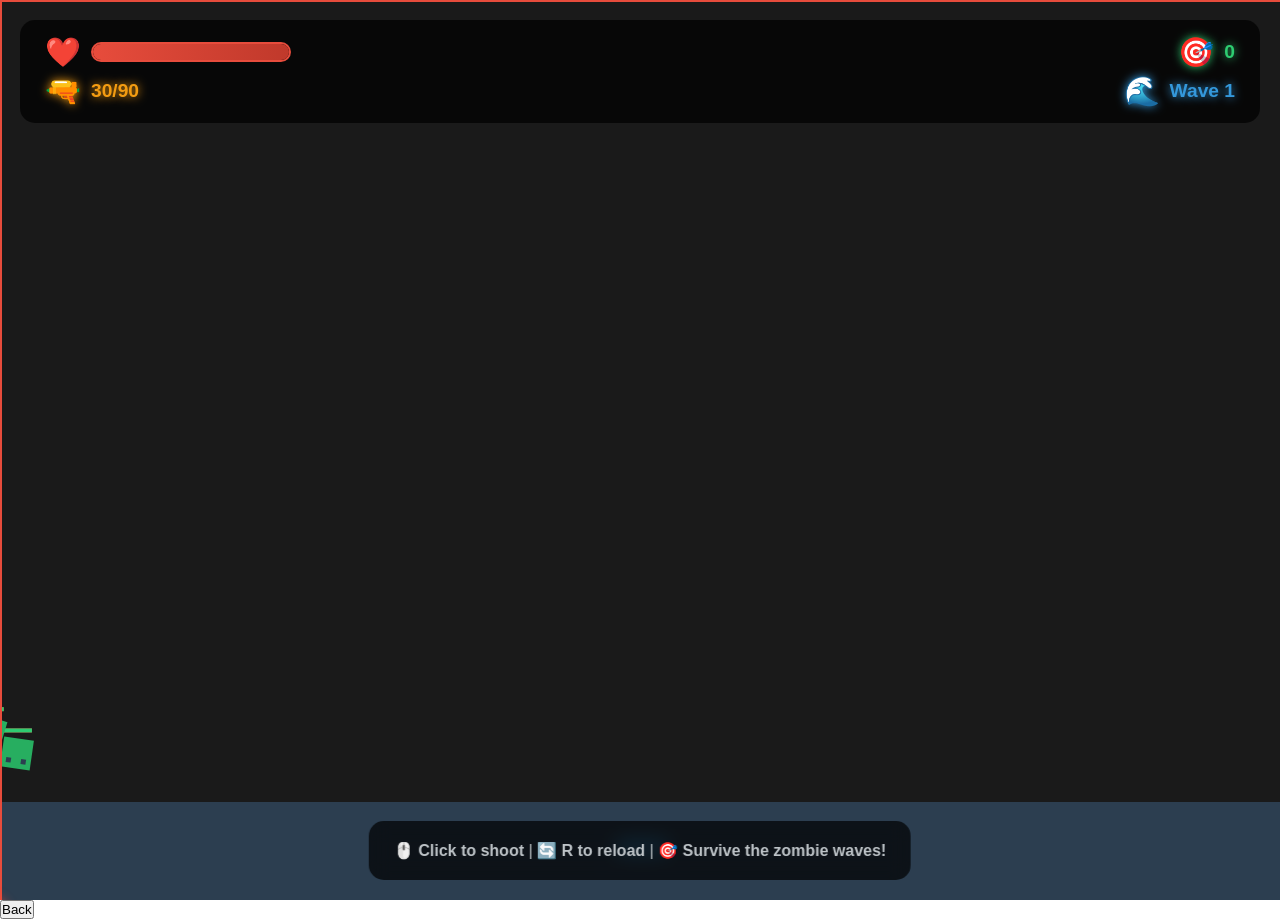
<file: add/games/game3.html>
<!DOCTYPE html>
<html lang="en">
<head>
    <meta charset="UTF-8">
    <meta name="viewport" content="width=device-width, initial-scale=1.0">
    <title>Zombie Shooter</title>
    <style>
        * {
            margin: 0;
            padding: 0;
            box-sizing: border-box;
        }

        body {
            background-image: url(concole.png);
            background-size: cover;
            background-repeat: no-repeat;
            background-position: center;
            background-attachment: fixed;
            
            font-family: 'Arial', sans-serif;
            overflow: hidden;
            color: white;
        }

        .game-container {
            position: relative;
            width: 100vw;
            height: 100vh;
            overflow: hidden;
        }

        #gameCanvas {
            background: linear-gradient(to bottom, #2c3e50 0%, #34495e 50%, #2c3e50 100%);
            display: block;
            cursor: crosshair;
            border: 2px solid #e74c3c;
            box-shadow: 0 0 30px rgba(231, 76, 60, 0.5);
        }

        .hud {
            position: absolute;
            top: 20px;
            left: 20px;
            right: 20px;
            display: flex;
            justify-content: space-between;
            align-items: center;
            z-index: 100;
            background: rgba(0, 0, 0, 0.7);
            padding: 15px 25px;
            border-radius: 15px;
            backdrop-filter: blur(10px);
        }

        .hud-left, .hud-right {
            display: flex;
            flex-direction: column;
            align-items: flex-start;
        }

        .hud-right {
            align-items: flex-end;
        }

        .hud-item {
            display: flex;
            align-items: center;
            margin-bottom: 5px;
            font-size: 1.2em;
            font-weight: bold;
        }

        .hud-item:last-child {
            margin-bottom: 0;
        }

        .hud-icon {
            margin-right: 10px;
            font-size: 1.5em;
        }

        .health-bar {
            width: 200px;
            height: 20px;
            background: rgba(255, 0, 0, 0.3);
            border-radius: 10px;
            overflow: hidden;
            border: 2px solid #e74c3c;
        }

        .health-fill {
            height: 100%;
            background: linear-gradient(to right, #e74c3c, #c0392b);
            width: 100%;
            transition: width 0.3s ease;
        }

        .ammo-counter {
            color: #f39c12;
            text-shadow: 0 0 10px #f39c12;
        }

        .score {
            color: #2ecc71;
            text-shadow: 0 0 10px #2ecc71;
        }

        .wave {
            color: #3498db;
            text-shadow: 0 0 10px #3498db;
        }

        .game-over {
            position: absolute;
            top: 50%;
            left: 50%;
            transform: translate(-50%, -50%);
            background: rgba(0, 0, 0, 0.9);
            padding: 40px;
            border-radius: 20px;
            text-align: center;
            z-index: 200;
            display: none;
            backdrop-filter: blur(20px);
            border: 2px solid #e74c3c;
        }

        .game-over h2 {
            font-size: 3em;
            color: #e74c3c;
            margin-bottom: 20px;
            text-shadow: 0 0 20px #e74c3c;
        }

        .game-over p {
            font-size: 1.3em;
            margin-bottom: 15px;
            color: #ecf0f1;
        }

        .restart-btn {
            background: linear-gradient(45deg, #e74c3c, #c0392b);
            color: white;
            border: none;
            padding: 15px 30px;
            font-size: 1.2em;
            border-radius: 25px;
            cursor: pointer;
            transition: all 0.3s ease;
            text-transform: uppercase;
            font-weight: bold;
            letter-spacing: 1px;
            margin-top: 20px;
        }

        .restart-btn:hover {
            transform: translateY(-3px);
            box-shadow: 0 10px 20px rgba(231, 76, 60, 0.4);
        }

        .instructions {
            position: absolute;
            bottom: 20px;
            left: 50%;
            transform: translateX(-50%);
            background: rgba(0, 0, 0, 0.7);
            padding: 15px 25px;
            border-radius: 15px;
            text-align: center;
            backdrop-filter: blur(10px);
            z-index: 100;
        }

        .instructions p {
            margin: 5px 0;
            font-size: 1em;
            color: #bdc3c7;
        }

        .crosshair {
            position: absolute;
            pointer-events: none;
            z-index: 50;
            color: #e74c3c;
            font-size: 2em;
            transform: translate(-50%, -50%);
            text-shadow: 0 0 10px #e74c3c;
        }

        .muzzle-flash {
            position: absolute;
            pointer-events: none;
            z-index: 60;
            color: #f39c12;
            font-size: 3em;
            transform: translate(-50%, -50%);
            opacity: 0;
            animation: muzzleFlash 0.1s;
        }

        @keyframes muzzleFlash {
            0% { opacity: 1; transform: translate(-50%, -50%) scale(1); }
            100% { opacity: 0; transform: translate(-50%, -50%) scale(1.5); }
        }

        @keyframes zombieHit {
            0% { filter: hue-rotate(0deg); }
            50% { filter: hue-rotate(180deg); }
            100% { filter: hue-rotate(0deg); }
        }

        @media (max-width: 768px) {
            .hud {
                flex-direction: column;
                align-items: center;
                gap: 10px;
            }
            
            .hud-left, .hud-right {
                align-items: center;
            }
            
            .instructions {
                font-size: 0.9em;
                padding: 10px 15px;
            }
        }
    </style>
</head>
<body>
    <div class="game-container">
        <canvas id="gameCanvas"></canvas>
        
        <div class="hud">
            <div class="hud-left">
                <div class="hud-item">
                    <span class="hud-icon">❤️</span>
                    <div class="health-bar">
                        <div class="health-fill" id="healthFill"></div>
                    </div>
                </div>
                <div class="hud-item ammo-counter">
                    <span class="hud-icon">🔫</span>
                    <span id="ammoCount">30/90</span>
                </div>
            </div>
            <div class="hud-right">
                <div class="hud-item score">
                    <span class="hud-icon">🎯</span>
                    <span id="scoreValue">0</span>
                </div>
                <div class="hud-item wave">
                    <span class="hud-icon">🌊</span>
                    <span id="waveValue">Wave 1</span>
                </div>
            </div>
        </div>

        <div class="crosshair" id="crosshair">+</div>

        <div class="instructions">
            <p>🖱️ <strong>Click to shoot</strong> | 🔄 <strong>R to reload</strong> | 🎯 <strong>Survive the zombie waves!</strong></p>
        </div>

        <div class="game-over" id="gameOverScreen">
            <h2>🧟‍♂️ GAME OVER 🧟‍♂️</h2>
            <p>You survived <span id="finalWave">0</span> waves!</p>
            <p>Final Score: <span id="finalScore">0</span></p>
            <p>Zombies Eliminated: <span id="zombiesKilled">0</span></p>
            <button class="restart-btn" onclick="restartGame()">Play Again</button>
        </div>
    </div>

    <script>
        class ZombieShooter {
            constructor() {
                this.canvas = document.getElementById('gameCanvas');
                this.ctx = this.canvas.getContext('2d');
                this.resizeCanvas();
                
                // Game state
                this.gameRunning = true;
                this.score = 0;
                this.wave = 1;
                this.zombiesKilled = 0;
                
                // Player stats
                this.health = 100;
                this.maxHealth = 100;
                this.ammo = 30;
                this.maxAmmo = 30;
                this.totalAmmo = 90;
                
                // Game objects
                this.zombies = [];
                this.bullets = [];
                this.bloodSplatters = [];
                this.explosions = [];
                
                // Timing
                this.lastTime = 0;
                this.zombieSpawnTimer = 0;
                this.zombieSpawnRate = 2000; // milliseconds
                
                // Input
                this.keys = {};
                this.mouseX = 0;
                this.mouseY = 0;
                
                this.setupEventListeners();
                this.spawnInitialZombies();
                this.gameLoop();
            }
            
            resizeCanvas() {
                this.canvas.width = window.innerWidth;
                this.canvas.height = window.innerHeight;
            }
            
            setupEventListeners() {
                // Mouse events
                this.canvas.addEventListener('click', (e) => this.shoot(e));
                this.canvas.addEventListener('mousemove', (e) => this.updateCrosshair(e));
                
                // Keyboard events
                document.addEventListener('keydown', (e) => {
                    this.keys[e.key.toLowerCase()] = true;
                    if (e.key.toLowerCase() === 'r') {
                        this.reload();
                    }
                });
                
                document.addEventListener('keyup', (e) => {
                    this.keys[e.key.toLowerCase()] = false;
                });
                
                // Window resize
                window.addEventListener('resize', () => this.resizeCanvas());
            }
            
            updateCrosshair(e) {
                const rect = this.canvas.getBoundingClientRect();
                this.mouseX = e.clientX - rect.left;
                this.mouseY = e.clientY - rect.top;
                
                const crosshair = document.getElementById('crosshair');
                crosshair.style.left = e.clientX + 'px';
                crosshair.style.top = e.clientY + 'px';
            }
            
            shoot(e) {
                if (!this.gameRunning || this.ammo <= 0) return;
                
                const rect = this.canvas.getBoundingClientRect();
                const targetX = e.clientX - rect.left;
                const targetY = e.clientY - rect.top;
                
                // Create bullet
                this.bullets.push(new Bullet(this.canvas.width / 2, this.canvas.height - 50, targetX, targetY));
                
                // Use ammo
                this.ammo--;
                this.updateHUD();
                
                // Muzzle flash effect
                this.createMuzzleFlash(e.clientX, e.clientY);
            }
            
            createMuzzleFlash(x, y) {
                const flash = document.createElement('div');
                flash.className = 'muzzle-flash';
                flash.textContent = '💥';
                flash.style.left = x + 'px';
                flash.style.top = y + 'px';
                document.body.appendChild(flash);
                
                setTimeout(() => {
                    document.body.removeChild(flash);
                }, 100);
            }
            
            reload() {
                if (this.totalAmmo <= 0 || this.ammo === this.maxAmmo) return;
                
                const ammoNeeded = this.maxAmmo - this.ammo;
                const ammoToReload = Math.min(ammoNeeded, this.totalAmmo);
                
                this.ammo += ammoToReload;
                this.totalAmmo -= ammoToReload;
                this.updateHUD();
            }
            
            spawnInitialZombies() {
                const zombieCount = Math.min(3 + this.wave, 15);
                for (let i = 0; i < zombieCount; i++) {
                    setTimeout(() => {
                        this.spawnZombie();
                    }, i * 500);
                }
            }
            
            spawnZombie() {
                const side = Math.random() < 0.5 ? 'left' : 'right';
                const x = side === 'left' ? -50 : this.canvas.width + 50;
                const y = Math.random() * (this.canvas.height - 200) + 100;
                
                this.zombies.push(new Zombie(x, y, this.wave));
            }
            
            update(deltaTime) {
                if (!this.gameRunning) return;
                
                // Update bullets
                this.bullets = this.bullets.filter(bullet => {
                    bullet.update(deltaTime);
                    return bullet.x > 0 && bullet.x < this.canvas.width && 
                           bullet.y > 0 && bullet.y < this.canvas.height;
                });
                
                // Update zombies
                this.zombies.forEach(zombie => {
                    zombie.update(deltaTime, this.canvas.width / 2, this.canvas.height - 50);
                    
                    // Check if zombie reached player
                    if (zombie.distanceToPlayer < 50 && zombie.alive) {
                        this.takeDamage(10);
                        zombie.alive = false;
                    }
                });
                
                // Remove dead zombies
                this.zombies = this.zombies.filter(zombie => zombie.alive);
                
                // Update blood splatters
                this.bloodSplatters = this.bloodSplatters.filter(splatter => {
                    splatter.update(deltaTime);
                    return splatter.alpha > 0;
                });
                
                // Check collisions
                this.checkCollisions();
                
                // Spawn new zombies
                this.zombieSpawnTimer += deltaTime;
                if (this.zombieSpawnTimer > this.zombieSpawnRate) {
                    this.spawnZombie();
                    this.zombieSpawnTimer = 0;
                }
                
                // Check wave completion
                if (this.zombies.length === 0 && this.zombieSpawnTimer > 1000) {
                    this.nextWave();
                }
            }
            
            checkCollisions() {
                this.bullets.forEach((bullet, bulletIndex) => {
                    this.zombies.forEach((zombie, zombieIndex) => {
                        if (zombie.alive && this.isColliding(bullet, zombie)) {
                            // Hit zombie
                            zombie.takeDamage(50);
                            this.bullets.splice(bulletIndex, 1);
                            
                            // Create blood splatter
                            this.bloodSplatters.push(new BloodSplatter(zombie.x, zombie.y));
                            
                            if (!zombie.alive) {
                                this.score += 10 * this.wave;
                                this.zombiesKilled++;
                                this.updateHUD();
                            }
                        }
                    });
                });
            }
            
            isColliding(obj1, obj2) {
                const distance = Math.sqrt(
                    Math.pow(obj1.x - obj2.x, 2) + Math.pow(obj1.y - obj2.y, 2)
                );
                return distance < (obj1.size + obj2.size);
            }
            
            takeDamage(damage) {
                this.health -= damage;
                if (this.health <= 0) {
                    this.health = 0;
                    this.gameOver();
                }
                this.updateHUD();
            }
            
            nextWave() {
                this.wave++;
                this.zombieSpawnRate = Math.max(800, this.zombieSpawnRate - 100);
                this.spawnInitialZombies();
                this.updateHUD();
            }
            
            gameOver() {
                this.gameRunning = false;
                document.getElementById('finalWave').textContent = this.wave;
                document.getElementById('finalScore').textContent = this.score;
                document.getElementById('zombiesKilled').textContent = this.zombiesKilled;
                document.getElementById('gameOverScreen').style.display = 'block';
            }
            
            updateHUD() {
                document.getElementById('healthFill').style.width = (this.health / this.maxHealth) * 100 + '%';
                document.getElementById('ammoCount').textContent = `${this.ammo}/${this.totalAmmo}`;
                document.getElementById('scoreValue').textContent = this.score;
                document.getElementById('waveValue').textContent = `Wave ${this.wave}`;
            }
            
            render() {
                // Clear canvas
                this.ctx.fillStyle = '#1a1a1a';
                this.ctx.fillRect(0, 0, this.canvas.width, this.canvas.height);
                
                // Draw ground
                this.ctx.fillStyle = '#2c3e50';
                this.ctx.fillRect(0, this.canvas.height - 100, this.canvas.width, 100);
                
                // Draw player position indicator
                this.ctx.fillStyle = '#3498db';
                this.ctx.fillRect(this.canvas.width / 2 - 25, this.canvas.height - 60, 50, 10);
                
                // Draw blood splatters
                this.bloodSplatters.forEach(splatter => splatter.render(this.ctx));
                
                // Draw bullets
                this.bullets.forEach(bullet => bullet.render(this.ctx));
                
                // Draw zombies
                this.zombies.forEach(zombie => zombie.render(this.ctx));
            }
            
            gameLoop(currentTime = 0) {
                const deltaTime = currentTime - this.lastTime;
                this.lastTime = currentTime;
                
                this.update(deltaTime);
                this.render();
                
                requestAnimationFrame((time) => this.gameLoop(time));
            }
        }
        
        class Zombie {
            constructor(x, y, wave) {
                this.x = x;
                this.y = y;
                this.size = 30;
                this.speed = 0.03 + (wave * 0.01);
                this.health = 50 + (wave * 25);
                this.maxHealth = this.health;
                this.alive = true;
                this.distanceToPlayer = 0;
                this.angle = 0;
            }
            
            update(deltaTime, playerX, playerY) {
                if (!this.alive) return;
                
                // Move towards player
                const dx = playerX - this.x;
                const dy = playerY - this.y;
                this.distanceToPlayer = Math.sqrt(dx * dx + dy * dy);
                
                if (this.distanceToPlayer > 0) {
                    this.x += (dx / this.distanceToPlayer) * this.speed * deltaTime;
                    this.y += (dy / this.distanceToPlayer) * this.speed * deltaTime;
                }
                
                this.angle += 0.002 * deltaTime;
            }
            
            takeDamage(damage) {
                this.health -= damage;
                if (this.health <= 0) {
                    this.alive = false;
                }
            }
            
            render(ctx) {
                if (!this.alive) return;
                
                ctx.save();
                ctx.translate(this.x, this.y);
                ctx.rotate(this.angle);
                
                // Draw zombie body
                ctx.fillStyle = '#27ae60';
                ctx.fillRect(-this.size/2, -this.size/2, this.size, this.size);
                
                // Draw zombie face
                ctx.fillStyle = '#2c3e50';
                ctx.fillRect(-this.size/3, -this.size/3, this.size/6, this.size/6);
                ctx.fillRect(this.size/6, -this.size/3, this.size/6, this.size/6);
                
                // Draw health bar
                ctx.restore();
                ctx.fillStyle = '#e74c3c';
                ctx.fillRect(this.x - this.size/2, this.y - this.size/2 - 10, this.size, 4);
                ctx.fillStyle = '#2ecc71';
                ctx.fillRect(this.x - this.size/2, this.y - this.size/2 - 10, 
                           this.size * (this.health / this.maxHealth), 4);
            }
        }
        
        class Bullet {
            constructor(x, y, targetX, targetY) {
                this.x = x;
                this.y = y;
                this.size = 5;
                this.speed = 1;
                
                const dx = targetX - x;
                const dy = targetY - y;
                const distance = Math.sqrt(dx * dx + dy * dy);
                
                this.vx = (dx / distance) * this.speed;
                this.vy = (dy / distance) * this.speed;
            }
            
            update(deltaTime) {
                this.x += this.vx * deltaTime;
                this.y += this.vy * deltaTime;
            }
            
            render(ctx) {
                ctx.fillStyle = '#f39c12';
                ctx.fillRect(this.x - this.size/2, this.y - this.size/2, this.size, this.size);
            }
        }
        
        class BloodSplatter {
            constructor(x, y) {
                this.x = x;
                this.y = y;
                this.size = Math.random() * 20 + 10;
                this.alpha = 1;
                this.fadeSpeed = 0.001;
            }
            
            update(deltaTime) {
                this.alpha -= this.fadeSpeed * deltaTime;
                if (this.alpha < 0) this.alpha = 0;
            }
            
            render(ctx) {
                ctx.save();
                ctx.globalAlpha = this.alpha;
                ctx.fillStyle = '#e74c3c';
                ctx.fillRect(this.x - this.size/2, this.y - this.size/2, this.size, this.size);
                ctx.restore();
            }
        }
        
        let game;
        
        function startGame() {
            game = new ZombieShooter();
        }
        
        function restartGame() {
            document.getElementById('gameOverScreen').style.display = 'none';
            startGame();
        }
        
        // Start the game when page loads
        window.addEventListener('load', startGame);
    </script>
    <a href="index.html"><button>Back</button></a>
</body>
</html>
</file>
